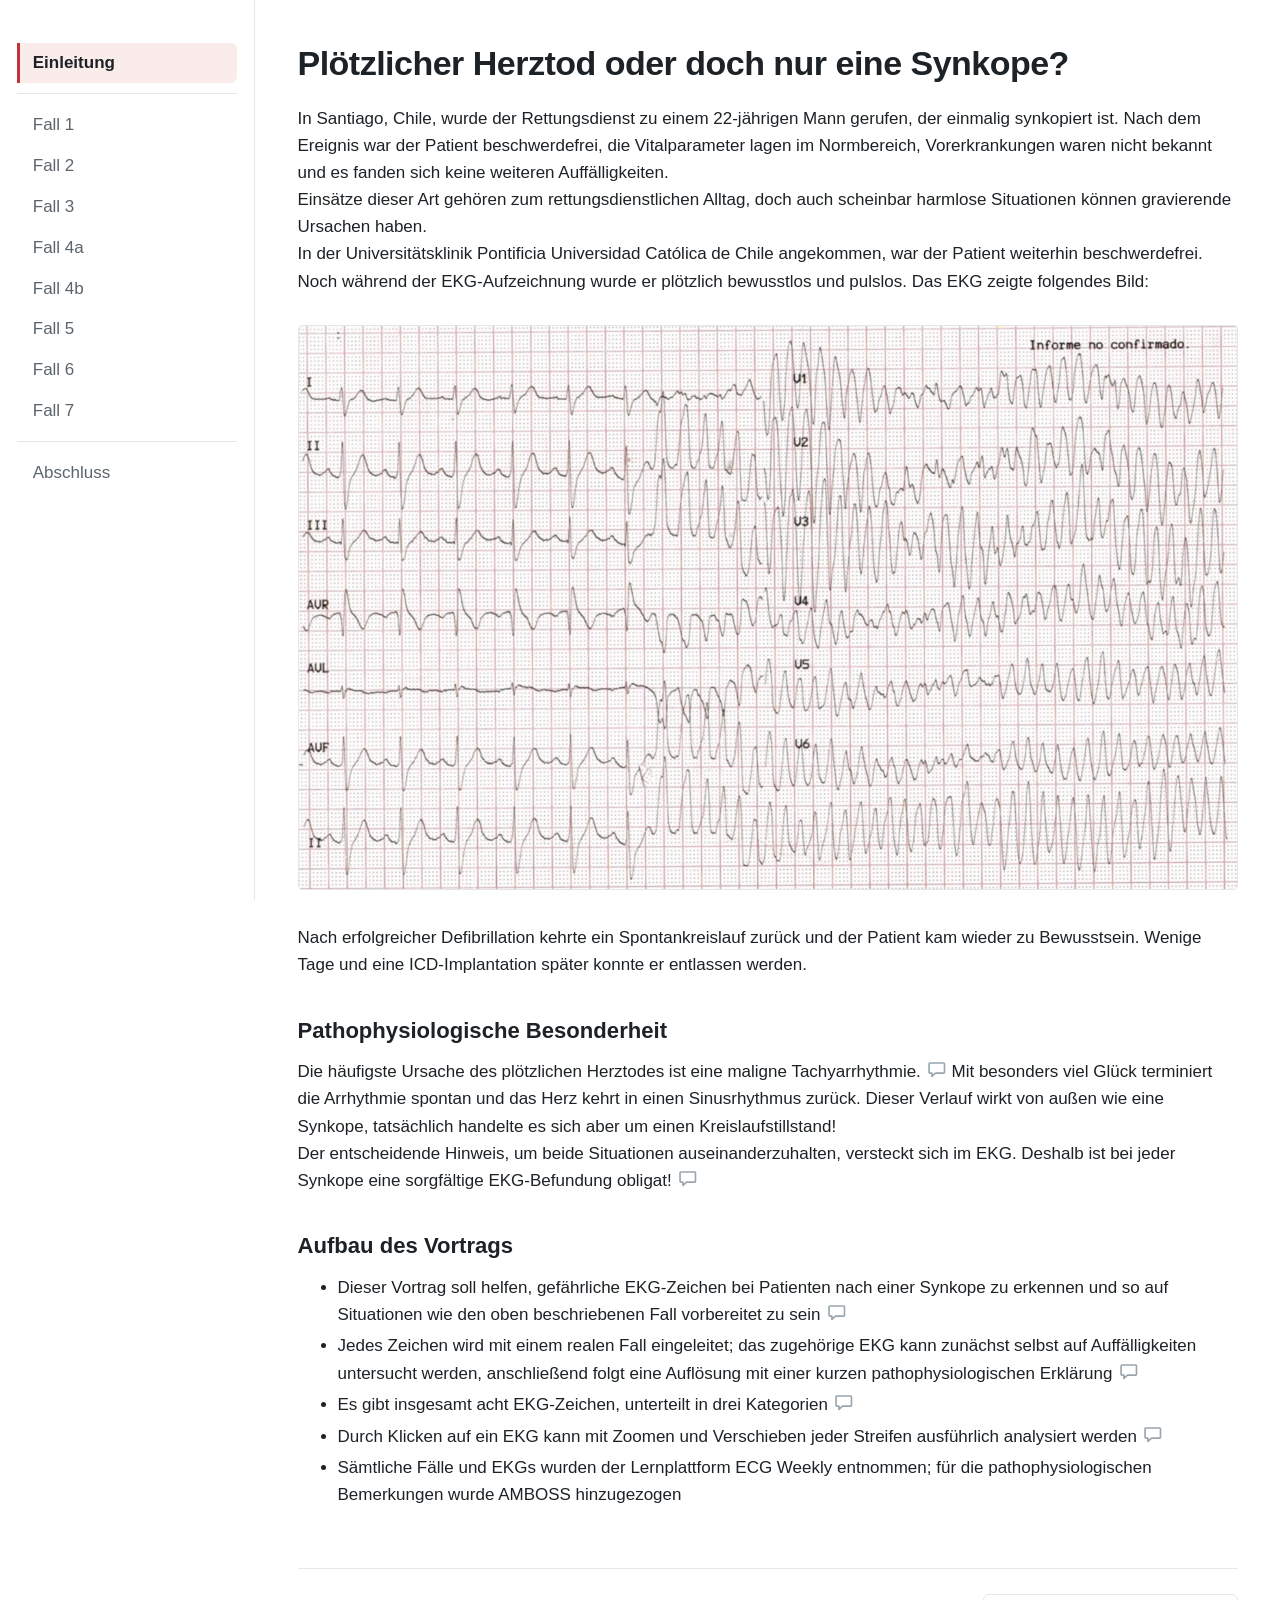
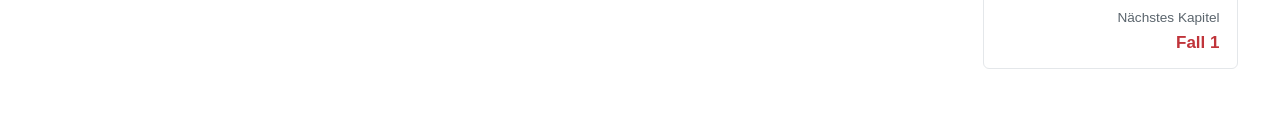
<file: index.html>
<!DOCTYPE html>
<html lang="de">
<head>
  <meta charset="utf-8">
  <meta name="viewport" content="width=device-width, initial-scale=1">
  <title>Einleitung – EKG-Vortrag</title>
  <link rel="stylesheet" href="css/style.css">
  <script src="js/navigation.js" defer></script>
  <script src="js/vollbild.js" defer></script>
  <script src="js/erklaerungen.js" defer></script>
</head>
<body>
  <header class="kopf">
    <button class="menu-knopf" id="menu-knopf" type="button" aria-label="Menü öffnen" aria-expanded="false" aria-controls="seitenleiste">
      <svg width="20" height="20" viewBox="0 0 20 20" aria-hidden="true"><path d="M3 5h14M3 10h14M3 15h14" stroke="currentColor" stroke-width="1.8" stroke-linecap="round"/></svg>
    </button>
    <a class="seitentitel" href="index.html">Plötzlicher Herztod oder doch nur eine Synkope?</a>
  </header>

  <div class="rahmen">
    <nav class="seitenleiste" id="seitenleiste" aria-label="Themen"></nav>

    <main class="inhalt">
      <!-- ===== Anfang Inhalt ===== -->

      <h1>Plötzlicher Herztod oder doch nur eine Synkope?</h1>

      <p>In Santiago, Chile, wurde der Rettungsdienst zu einem 22-jährigen Mann gerufen, der einmalig synkopiert ist. Nach dem Ereignis war der Patient beschwerdefrei, die Vitalparameter lagen im 
         Normbereich, Vorerkrankungen waren nicht bekannt und es fanden sich keine weiteren Auffälligkeiten.<br> 
         Einsätze dieser Art gehören zum rettungsdienstlichen Alltag, doch auch scheinbar harmlose Situationen können gravierende Ursachen haben.<br>
         In der Universitätsklinik Pontificia Universidad Católica de Chile angekommen, war der Patient weiterhin beschwerdefrei. Noch während der EKG-Aufzeichnung wurde er plötzlich bewusstlos und 
         pulslos. Das EKG zeigte folgendes Bild:</p>

      <figure>
        <img class="ekg" src="bilder/fall0.webp" loading="lazy">
      </figure>

      <p>Nach erfolgreicher Defibrillation kehrte ein Spontankreislauf zurück und der Patient kam wieder zu Bewusstsein. Wenige Tage und eine ICD-Implantation später konnte er entlassen werden.</p>

      <h2>Pathophysiologische Besonderheit</h2>

      <p>Die häufigste Ursache des plötzlichen Herztodes ist eine maligne Tachyarrhythmie. <span class="notiz"><span class="info">Kammerflimmern/-flattern oder eine Ventrikuläre Tachykardie</span></span>
         Mit besonders viel Glück terminiert die Arrhythmie spontan und das Herz kehrt in einen Sinusrhythmus zurück. Dieser Verlauf wirkt von außen wie eine Synkope, tatsächlich handelte es sich aber
         um einen Kreislaufstillstand!<br>
         Der entscheidende Hinweis, um beide Situationen auseinanderzuhalten, versteckt sich im EKG. Deshalb ist bei jeder Synkope eine sorgfältige EKG-Befundung obligat! 
         <span class="notiz"><span class="info">Eine vollständige Interpretation ist nur mit dem 12-Kanal-EKG möglich!</span></span></p>

      <h2>Aufbau des Vortrags</h2>

      <ul>
        <li>Dieser Vortrag soll helfen, gefährliche EKG-Zeichen bei Patienten nach einer Synkope zu erkennen und so auf Situationen wie den oben beschriebenen Fall vorbereitet zu sein
            <span class="notiz"><span class="info">Ein präklinisches 12-Kanal-EKG hätte bereits Aufschluss über die Ursache der Synkope liefern können. Das Team wäre dann auf die plötzliche polymorphe
            VT vorbereitet gewesen.</span></span></li>
        <li>Jedes Zeichen wird mit einem realen Fall eingeleitet; das zugehörige EKG kann zunächst selbst auf Auffälligkeiten untersucht werden, anschließend folgt eine Auflösung mit einer kurzen
            pathophysiologischen Erklärung
            <span class="notiz"><span class="info">Betonung liegt auf kurz: Jede einzelne Ursache hätte genug Material für einen eigenen umfangreichen Vortrag</span></span></li>
        <li>Es gibt insgesamt acht EKG-Zeichen, unterteilt in drei Kategorien
            <span class="notiz"><span class="info">Über die Schnellübersicht in der Seitenleiste links gelangt man direkt zum gewünschten Fall</span></span></li>
        <li>Durch Klicken auf ein EKG kann mit Zoomen und Verschieben jeder Streifen ausführlich analysiert werden
            <span class="notiz"><span class="info">CAVE: Diese klinischen EKGs haben eine Vorschubgeschwindigkeit von 25mm/s</span></span></li>
        <li>Sämtliche Fälle und EKGs wurden der Lernplattform ECG Weekly entnommen; für die pathophysiologischen Bemerkungen wurde AMBOSS hinzugezogen</li>
      </ul>

      <!-- ===== Ende Inhalt ===== -->

      <nav class="blaettern" id="blaettern" aria-label="Vor und zurück"></nav>
    </main>
  </div>
</body>
</html>
</file>
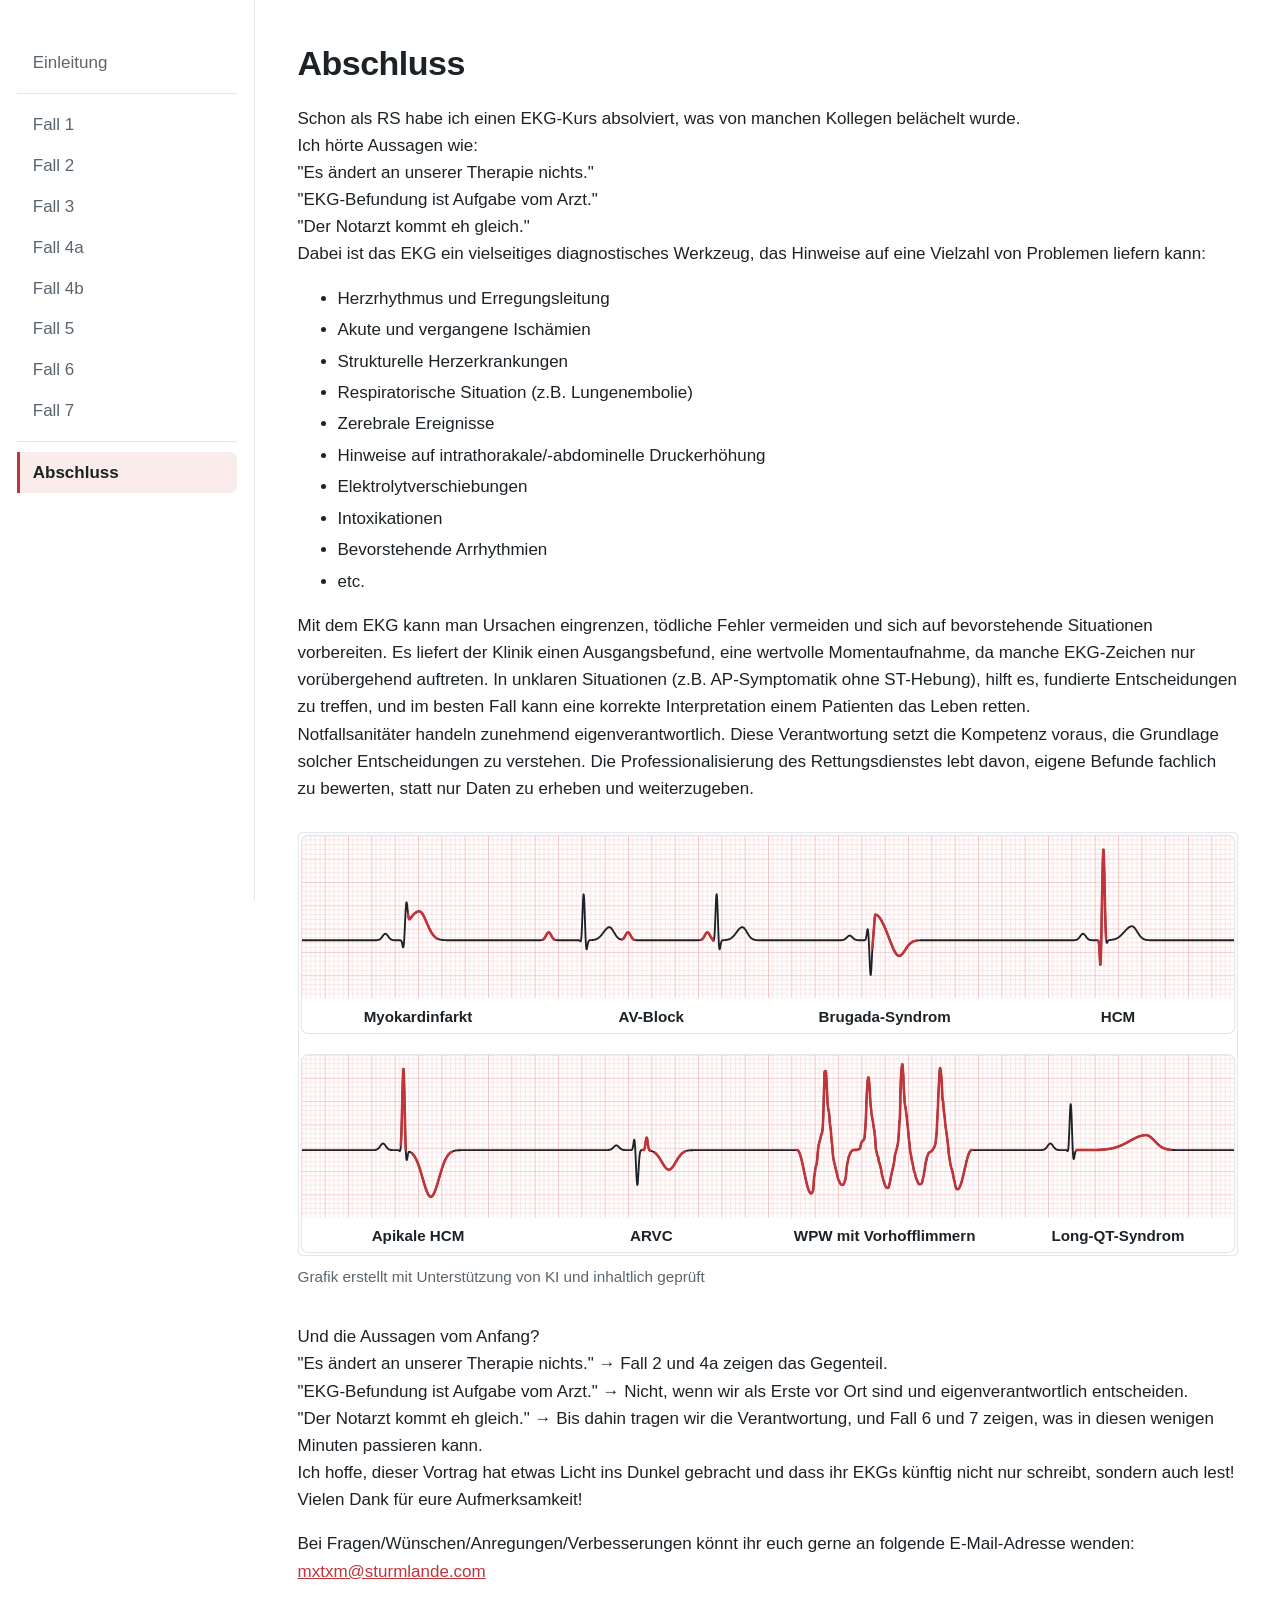
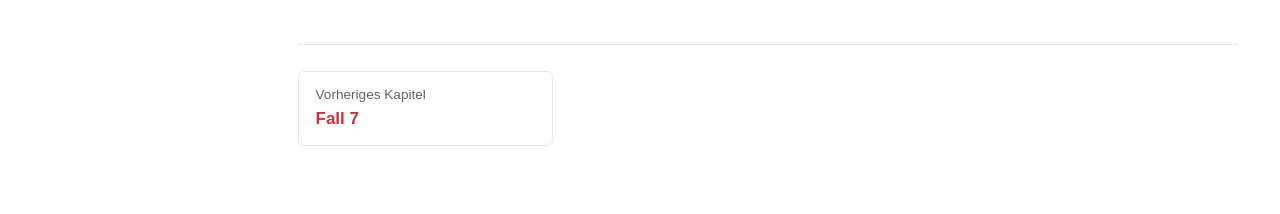
<file: abschluss.html>
<!DOCTYPE html>
<html lang="de">
<head>
  <meta charset="utf-8">
  <meta name="viewport" content="width=device-width, initial-scale=1">
  <title>Abschluss – EKG-Vortrag</title>
  <link rel="stylesheet" href="css/style.css">
  <script src="js/navigation.js" defer></script>
  <script src="js/vollbild.js" defer></script>
  <script src="js/erklaerungen.js" defer></script>
</head>
<body>
  <header class="kopf">
    <button class="menu-knopf" id="menu-knopf" type="button" aria-label="Menü öffnen" aria-expanded="false" aria-controls="seitenleiste">
      <svg width="20" height="20" viewBox="0 0 20 20" aria-hidden="true"><path d="M3 5h14M3 10h14M3 15h14" stroke="currentColor" stroke-width="1.8" stroke-linecap="round"/></svg>
    </button>
    <a class="seitentitel" href="index.html">EKG-Vortrag</a>
  </header>

  <div class="rahmen">
    <nav class="seitenleiste" id="seitenleiste" aria-label="Themen"></nav>

    <main class="inhalt">
      <!-- ===== Anfang Inhalt ===== -->

      <h1>Abschluss</h1>

      <p>Schon als RS habe ich einen EKG-Kurs absolviert, was von manchen Kollegen belächelt wurde.<br>
         Ich hörte Aussagen wie:<br>
         "Es ändert an unserer Therapie nichts."<br>
         "EKG-Befundung ist Aufgabe vom Arzt."<br>
         "Der Notarzt kommt eh gleich."<br>
         Dabei ist das EKG ein vielseitiges diagnostisches Werkzeug, das Hinweise auf eine Vielzahl von Problemen liefern kann:</p>
         <ul>
            <li>Herzrhythmus und Erregungsleitung</li>
            <li>Akute und vergangene Ischämien</li>
            <li>Strukturelle Herzerkrankungen</li>
            <li>Respiratorische Situation (z.B. Lungenembolie)</li>
            <li>Zerebrale Ereignisse</li>
            <li>Hinweise auf intrathorakale/-abdominelle Druckerhöhung</li>
            <li>Elektrolytverschiebungen</li>
            <li>Intoxikationen</li>
            <li>Bevorstehende Arrhythmien</li>
            <li>etc.</li>
          </ul>
         <p>Mit dem EKG kann man Ursachen eingrenzen, tödliche Fehler vermeiden und sich auf bevorstehende Situationen vorbereiten. Es liefert der Klinik einen Ausgangsbefund, eine wertvolle
            Momentaufnahme, da manche EKG-Zeichen nur vorübergehend auftreten. In unklaren Situationen (z.B. AP-Symptomatik ohne ST-Hebung), hilft es, fundierte Entscheidungen zu treffen, und im besten
            Fall kann eine korrekte Interpretation einem Patienten das Leben retten.<br>
            Notfallsanitäter handeln zunehmend eigenverantwortlich. Diese Verantwortung setzt die Kompetenz voraus, die Grundlage solcher Entscheidungen zu verstehen. Die Professionalisierung des 
            Rettungsdienstes lebt davon, eigene Befunde fachlich zu bewerten, statt nur Daten zu erheben und weiterzugeben.</p>

        <figure>
          <img class="ekg" src="bilder/abschluss.svg" loading="lazy">
          <figcaption>Grafik erstellt mit Unterstützung von KI und inhaltlich geprüft</figcaption>
        </figure>

         <p>Und die Aussagen vom Anfang?<br>
         "Es ändert an unserer Therapie nichts." &rarr; Fall 2 und 4a zeigen das Gegenteil.<br>
         "EKG-Befundung ist Aufgabe vom Arzt." &rarr; Nicht, wenn wir als Erste vor Ort sind und eigenverantwortlich entscheiden.<br>
         "Der Notarzt kommt eh gleich." &rarr; Bis dahin tragen wir die Verantwortung, und Fall 6 und 7 zeigen, was in diesen wenigen Minuten passieren kann.<br>
         Ich hoffe, dieser Vortrag hat etwas Licht ins Dunkel gebracht und dass ihr EKGs künftig nicht nur schreibt, sondern auch lest!<br>
         Vielen Dank für eure Aufmerksamkeit!<br></p> 
         
        <p>Bei Fragen/Wünschen/Anregungen/Verbesserungen könnt ihr euch gerne an folgende E-Mail-Adresse wenden: <a href="mailto:mxtxm@sturmlande.com">mxtxm@sturmlande.com</a></p>

      <!-- ===== Ende Inhalt ===== -->

      <nav class="blaettern" id="blaettern" aria-label="Vor und zurück"></nav>
    </main>
  </div>
</body>
</html>
</file>
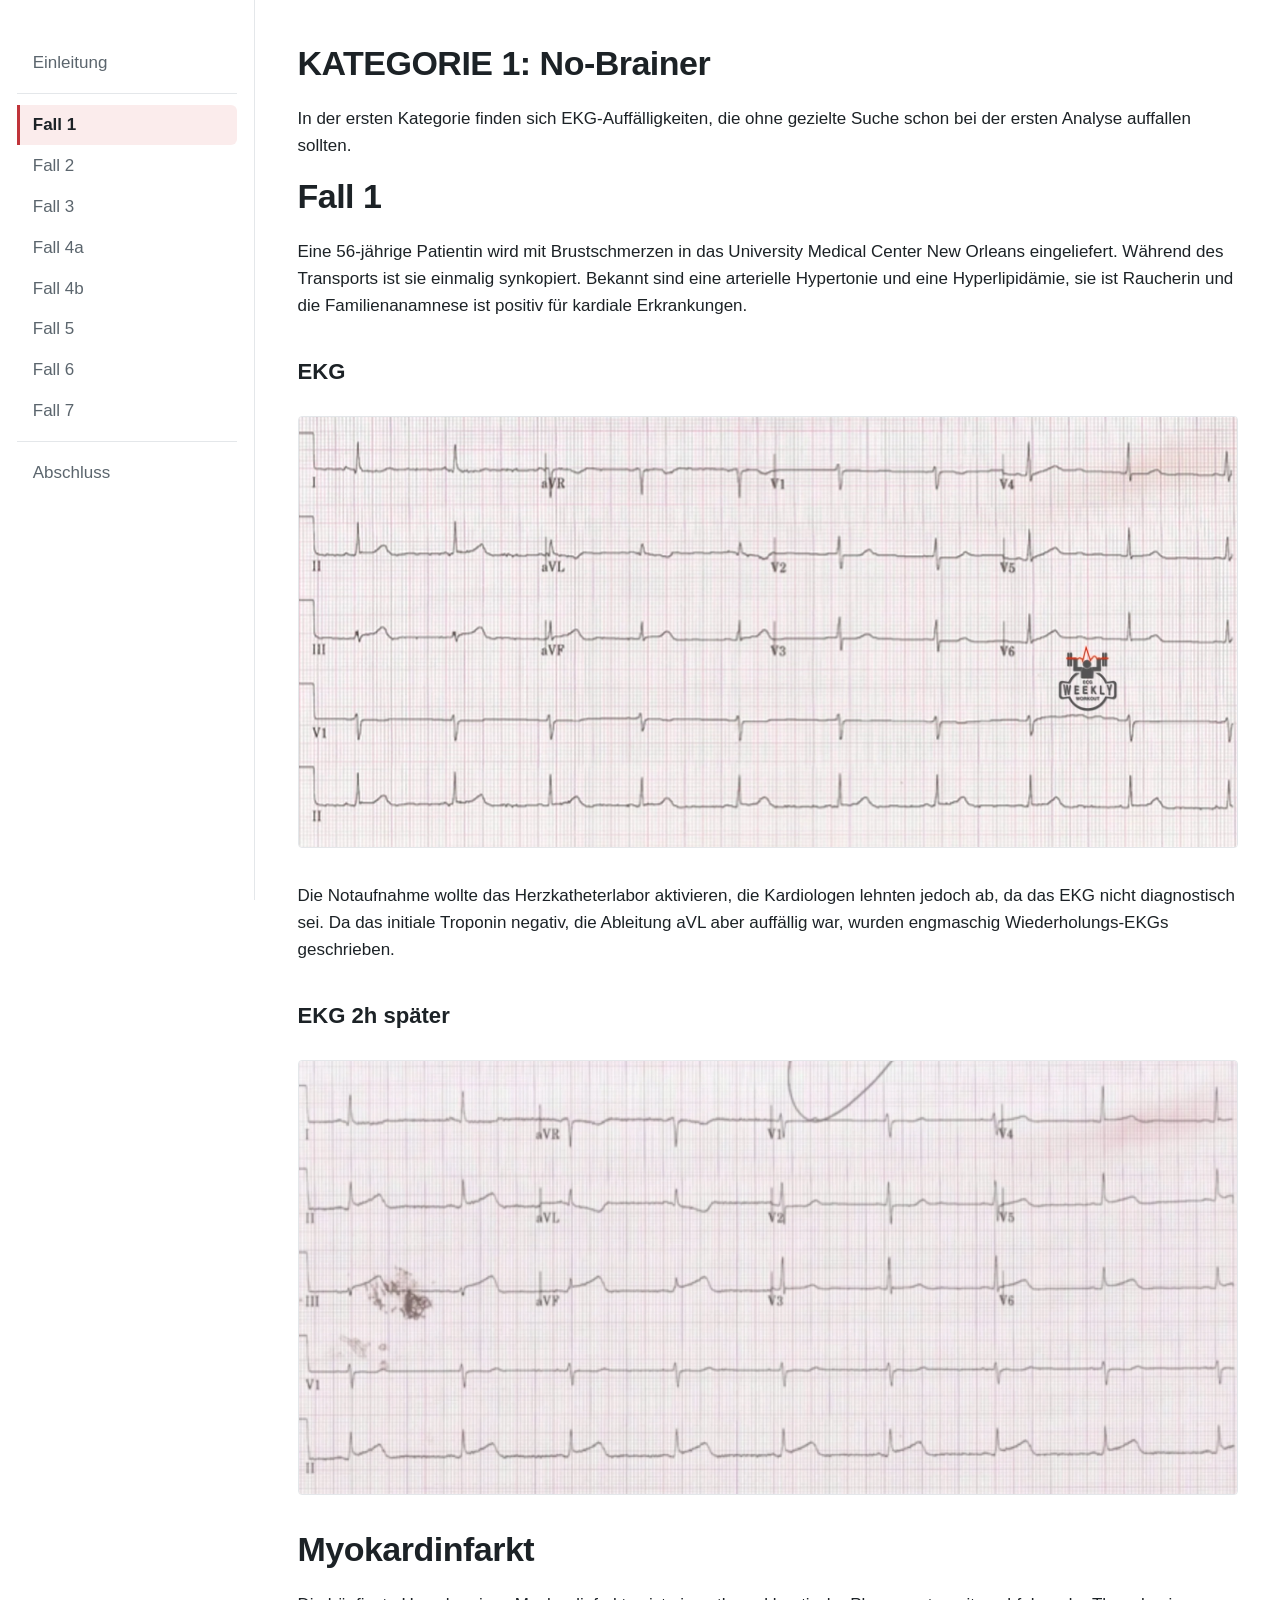
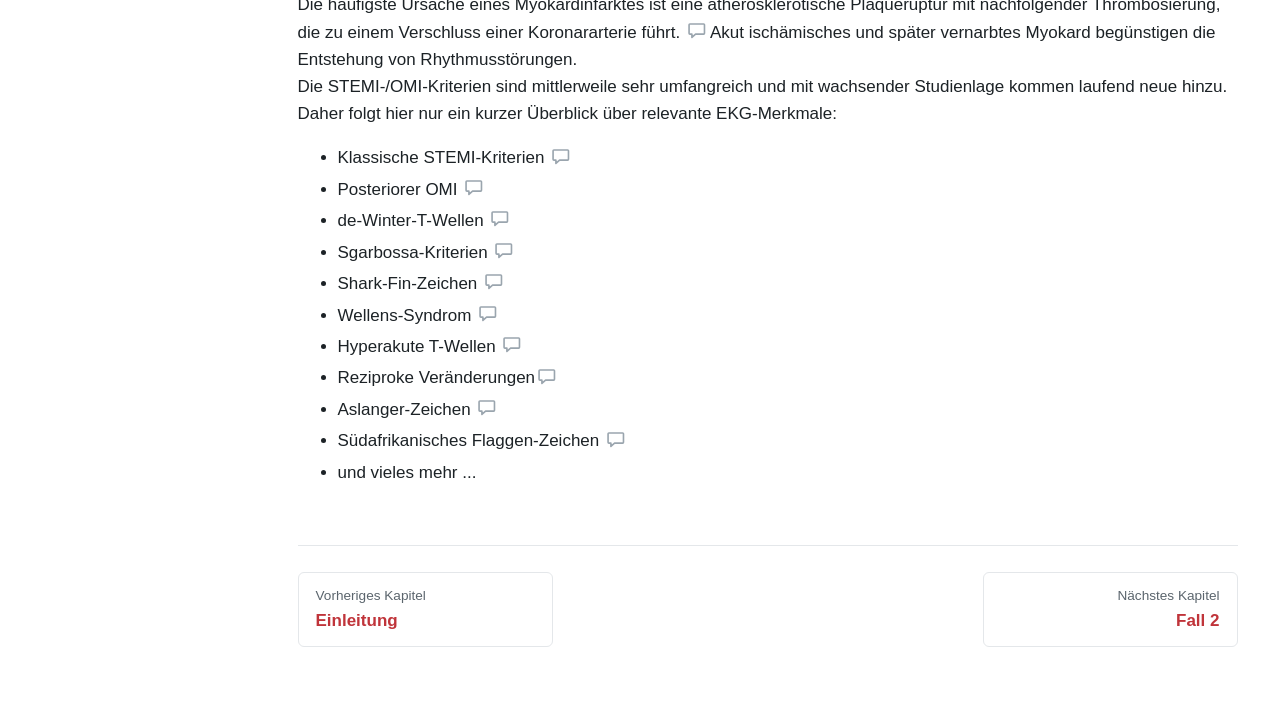
<file: fall-1.html>
<!DOCTYPE html>
<html lang="de">
<head>
  <meta charset="utf-8">
  <meta name="viewport" content="width=device-width, initial-scale=1">
  <title>Fall 1 – EKG-Vortrag</title>
  <link rel="stylesheet" href="css/style.css">
  <script src="js/navigation.js" defer></script>
  <script src="js/vollbild.js" defer></script>
  <script src="js/erklaerungen.js" defer></script>
</head>
<body>
  <header class="kopf">
    <button class="menu-knopf" id="menu-knopf" type="button" aria-label="Menü öffnen" aria-expanded="false" aria-controls="seitenleiste">
      <svg width="20" height="20" viewBox="0 0 20 20" aria-hidden="true"><path d="M3 5h14M3 10h14M3 15h14" stroke="currentColor" stroke-width="1.8" stroke-linecap="round"/></svg>
    </button>
    <a class="seitentitel" href="index.html">EKG-Vortrag</a>
  </header>

  <div class="rahmen">
    <nav class="seitenleiste" id="seitenleiste" aria-label="Themen"></nav>

    <main class="inhalt">
      <!-- ===== Anfang Inhalt ===== -->
    
      <h1>KATEGORIE 1: No-Brainer</h1>

      <p>In der ersten Kategorie finden sich EKG-Auffälligkeiten, die ohne gezielte Suche schon bei der ersten
         Analyse auffallen sollten.</p>

      <h1>Fall 1</h1>

      <p>Eine 56-jährige Patientin wird mit Brustschmerzen in das University Medical Center New Orleans eingeliefert. Während des Transports ist sie einmalig synkopiert. Bekannt sind eine arterielle 
         Hypertonie und eine Hyperlipidämie, sie ist Raucherin und die Familienanamnese ist positiv für kardiale Erkrankungen.</p>

      <h2>EKG</h2>

      <figure>
        <img class="ekg" src="bilder/fall1.webp" loading="lazy">
      </figure>

      <p>Die Notaufnahme wollte das Herzkatheterlabor aktivieren, die Kardiologen lehnten jedoch ab, da das EKG nicht diagnostisch sei. Da das initiale Troponin negativ, die Ableitung aVL aber auffällig
         war, wurden engmaschig Wiederholungs-EKGs geschrieben.</p>

      <h2>EKG 2h später</h2>

      <figure>
        <img class="ekg" src="bilder/fall11.webp" loading="lazy">
      </figure>

      <h1>Myokardinfarkt</h1>

      <p>Die häufigste Ursache eines Myokardinfarktes ist eine atherosklerotische Plaqueruptur mit nachfolgender Thrombosierung, die zu einem Verschluss einer Koronararterie führt.
         <span class="notiz"><span class="info">Die Plaqueruptur ist die häufigste Ursache, allerdings gibt es noch weitere: koronare Thromboembolie, Koronarspasmen, Plaqueerosion, SCAD, 
         Takotsubo-Kardiomyopathie etc.; betrifft vor allem junge Patienten!</span></span> Akut ischämisches und später vernarbtes Myokard begünstigen die Entstehung von Rhythmusstörungen.<br>
         Die STEMI-/OMI-Kriterien sind mittlerweile sehr umfangreich und mit wachsender Studienlage kommen laufend neue hinzu. Daher folgt hier nur ein kurzer Überblick über relevante EKG-Merkmale:</p>
        <ul> 
         <li>Klassische STEMI-Kriterien
         <span class="notiz"><span class="info">&ge;1mm Hebung (Abstand zwischen J-Punkt und TP-Segment) in zwei räumlich benachbarten 
         Ableitungen.<br>
         CAVE: 1,5mm-2,5mm in V2/V3 je nach Alter und Geschlecht!</span></span></li>
         <li>Posteriorer OMI
         <span class="notiz"><span class="info">Häufig übersehenes STEMI-Äquivalent, da die ST-Hebungen nur in den posterioren
         Ableitungen (V7-V9) sichtbar sind. Daher muss man auf reziproke Veränderungen in den anterioren Ableitungen achten:
         ST-Senkungen in V1-V4 (kann auch minimal sein), sowie  hohe R-Zacken und T-Wellen; sind die anterioren Ableitungen in der Hinsicht
         auffällig, sollten zusätzlich V7-V9 abgeleitet werden!</span></span></li>
         <li>de-Winter-T-Wellen
         <span class="notiz"><span class="info">Aufsteigende ST-Senkung in den anterioren Ableitungen, die in eine hohe symmetrische T-Welle 
         übergeht.</span></span></li>
         <li>Sgarbossa-Kriterien
         <span class="notiz"><span class="info">3 Kriterien mit denen sich ein Infarkt trotz Linksschenkelblock oder 
         Schrittmacherrhythmus feststellen lässt. Bewertet werden konkordante und übermäßig diskonkordante ST-Veränderungen.</span></span></li>
         <li>Shark-Fin-Zeichen
         <span class="notiz"><span class="info">Massiver STEMI: Ende vom QRS-Komplex, ST-Segment und T-Welle fusionieren zu einem 
         Dreieck.<br>
         CAVE: Dieses Zeichen geht mit einer sehr hohen Gefahr eines elektrischen oder hämodynamischen Kollapses einher:
         Reanimationsbereitschaft herstellen!</span></span></li>
         <li>Wellens-Syndrom
         <span class="notiz"><span class="info">Biphasische oder tiefe, negative, symmetrische T-Wellen, meistens in V2/V3. Dieses 
         Zeichen signalisiert die Reperfusion einer zuvor okkludierten Koronararterie (meist proximale LAD).<br>
         CAVE: Das Wellens-Syndrom zeigt sich typischerweise im schmerzfreien Intervall; Nicht beirren lassen: Die Arterie kann
         jederzeit erneut verschließen!</span></span></li>
         <li>Hyperakute T-Wellen
         <span class="notiz"><span class="info">Oft die erste Manifestation eines Infarkts: breite, symmetrische T-Wellen, die im
         Vergleich zum QRS-Komplex auffallend groß sind. Passt der gesamte QRS-Komplex in die T-Welle hinein, so spricht man von
         einer hyperakuten T-Welle.</span></span></li>
         <li>Reziproke Veränderungen<span class="notiz"><span class="info">Wie im oben beschriebenen Fall ist eine Veränderung in
         aVL oft das erste Warnsignal für einen bevorstehenden inferioren STEMI (II, III, aVF)</span></span></li>
         <li>Aslanger-Zeichen
         <span class="notiz"><span class="info">Isolierte ST-Hebung in III, ST-Segment in V1 höher als in V2 sowie ST-Senkung mit terminal
         positiver T-Welle in V4-V6. Dieses Zeichen spricht für einen akuten inferioren Infarkt.<br>
         CAVE: Dieses Muster ist noch nicht leitlinienetabliert, weshalb eine PCI-Anmeldung abgelehnt werden kann.
         </span></span></li>
         <li>Südafrikanisches Flaggen-Zeichen
         <span class="notiz"><span class="info">Dabei handelt es sich um eine Merkhilfe: I und aVL sind benachbarte Ableitungen, demnach 
         sind ST-Hebungen in diesen beiden Ableitungen ein hochlateraler STEMI! Durch eine zusätzliche reziproke Senkung in 
         aVF und einer ST-Hebung in V2, ähnelt diese Konstellation der südafrikanischen Flagge (je nach Anordnung der Ableitungen
         auf dem EKG-Papier).</span></span></li>
         <li>und vieles mehr ...</li>
        </ul>

      <!-- ===== Ende Inhalt ===== -->

      <nav class="blaettern" id="blaettern" aria-label="Vor und zurück"></nav>
    </main>
  </div>
</body>
</html>
</file>
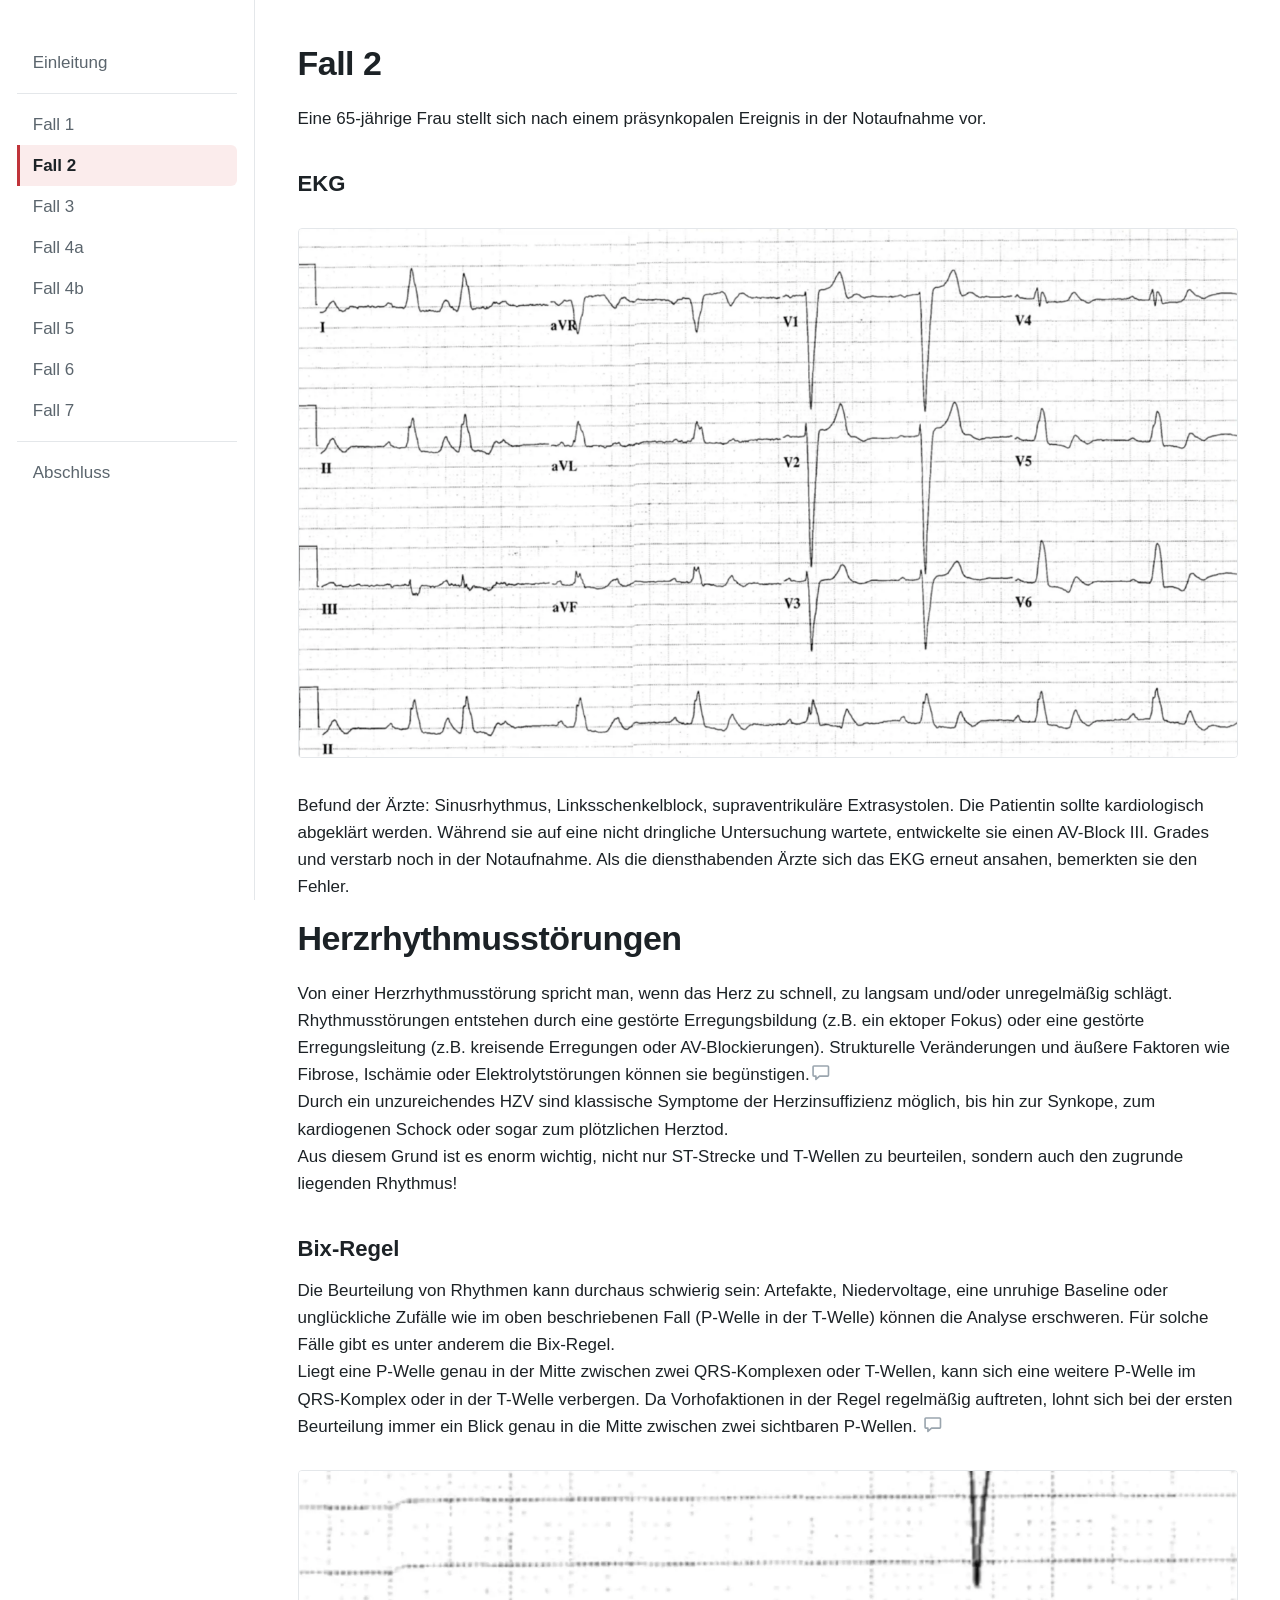
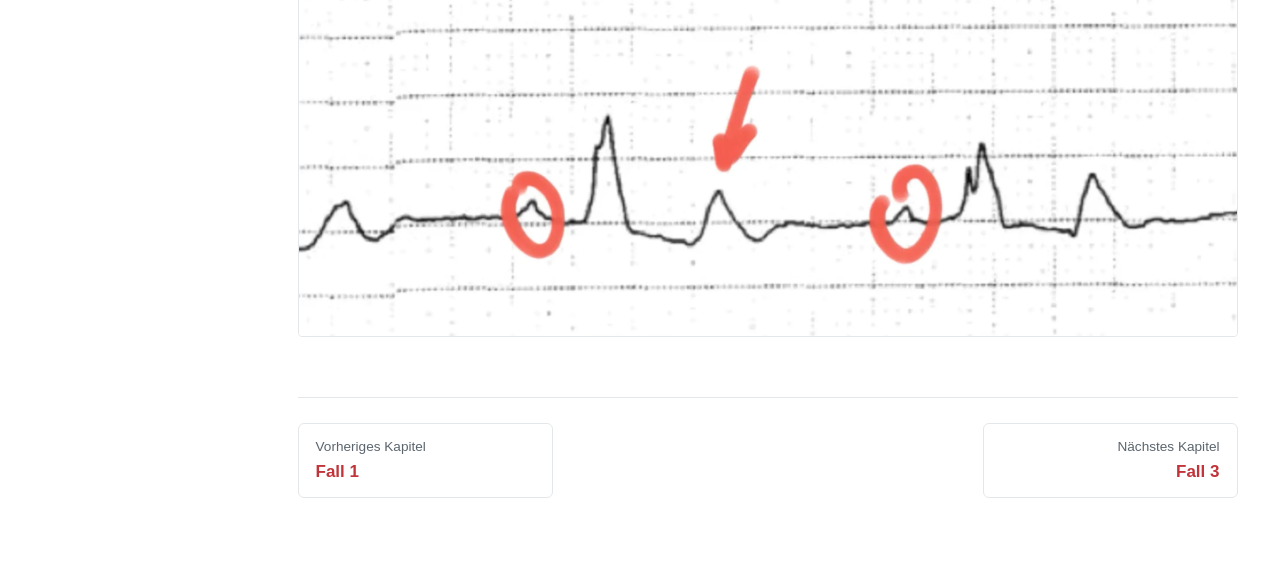
<file: fall-2.html>
<!DOCTYPE html>
<html lang="de">
<head>
  <meta charset="utf-8">
  <meta name="viewport" content="width=device-width, initial-scale=1">
  <title>Fall 2 – EKG-Vortrag</title>
  <link rel="stylesheet" href="css/style.css">
  <script src="js/navigation.js" defer></script>
  <script src="js/vollbild.js" defer></script>
  <script src="js/erklaerungen.js" defer></script>
</head>
<body>
  <header class="kopf">
    <button class="menu-knopf" id="menu-knopf" type="button" aria-label="Menü öffnen" aria-expanded="false" aria-controls="seitenleiste">
      <svg width="20" height="20" viewBox="0 0 20 20" aria-hidden="true"><path d="M3 5h14M3 10h14M3 15h14" stroke="currentColor" stroke-width="1.8" stroke-linecap="round"/></svg>
    </button>
    <a class="seitentitel" href="index.html">EKG-Vortrag</a>
  </header>

  <div class="rahmen">
    <nav class="seitenleiste" id="seitenleiste" aria-label="Themen"></nav>

    <main class="inhalt">

      <!-- ===== Anfang Inhalt ===== -->

      <h1>Fall 2</h1>

      <p>Eine 65-jährige Frau stellt sich nach einem präsynkopalen Ereignis in der Notaufnahme vor.</p>

      <h2>EKG</h2>

      <figure>
        <img class="ekg" src="bilder/fall2.webp" loading="lazy">
      </figure>

      <p>Befund der Ärzte: Sinusrhythmus, Linksschenkelblock, supraventrikuläre Extrasystolen. Die Patientin sollte kardiologisch abgeklärt werden. Während sie auf eine nicht dringliche Untersuchung 
         wartete, entwickelte sie einen AV-Block III. Grades und verstarb noch in der Notaufnahme. Als die diensthabenden Ärzte sich das EKG erneut ansahen, bemerkten sie den Fehler.</p>

      <h1>Herzrhythmusstörungen</h1>

      <p>Von einer Herzrhythmusstörung spricht man, wenn das Herz zu schnell, zu langsam und/oder unregelmäßig schlägt. Rhythmusstörungen entstehen durch eine gestörte Erregungsbildung (z.B. ein ektoper
         Fokus) oder eine gestörte Erregungsleitung (z.B. kreisende Erregungen oder AV-Blockierungen). Strukturelle Veränderungen und äußere Faktoren wie Fibrose, Ischämie oder Elektrolytstörungen können
         sie begünstigen.<span class="notiz"><span class="info">Im oben beschriebenen Fall verstecken sich in den T-Wellen weitere P-Wellen: Es handelt sich demnach um einen AV-Block mit 2:1-Überleitung!</span></span><br>
         Durch ein unzureichendes HZV sind klassische Symptome der Herzinsuffizienz möglich, bis hin zur Synkope, zum kardiogenen Schock oder sogar zum  plötzlichen Herztod.<br>
         Aus diesem Grund ist es enorm wichtig, nicht nur ST-Strecke und T-Wellen zu beurteilen, sondern auch den zugrunde liegenden Rhythmus!</p>

      <h2>Bix-Regel</h2>

      <p>Die Beurteilung von Rhythmen kann durchaus schwierig sein: Artefakte, Niedervoltage, eine unruhige Baseline oder unglückliche Zufälle wie im oben beschriebenen Fall (P-Welle in der T-Welle)
         können die Analyse erschweren. Für solche Fälle gibt es unter anderem die Bix-Regel.<br>
         Liegt eine P-Welle genau in der Mitte zwischen zwei QRS-Komplexen oder T-Wellen, kann sich eine weitere P-Welle im QRS-Komplex oder in der T-Welle verbergen. Da Vorhofaktionen in der Regel
         regelmäßig auftreten, lohnt sich bei der ersten Beurteilung immer ein Blick genau in die Mitte zwischen zwei sichtbaren P-Wellen. <span class="notiz"><span class="info">Im obigen Fall liegt genau
         in der Mitte die T-Welle; da T-Wellen physiologischerweise rund sind, ist eine spitz zulaufende T-Welle ein Indiz für z.B. eine versteckte P-Welle.</span></span></p>

      <figure>
        <img class="ekg" src="bilder/fall21.webp" loading="lazy">
      </figure>

      <!-- ===== Ende Inhalt ===== -->

      <nav class="blaettern" id="blaettern" aria-label="Vor und zurück"></nav>
    </main>
  </div>
</body>
</html>
</file>
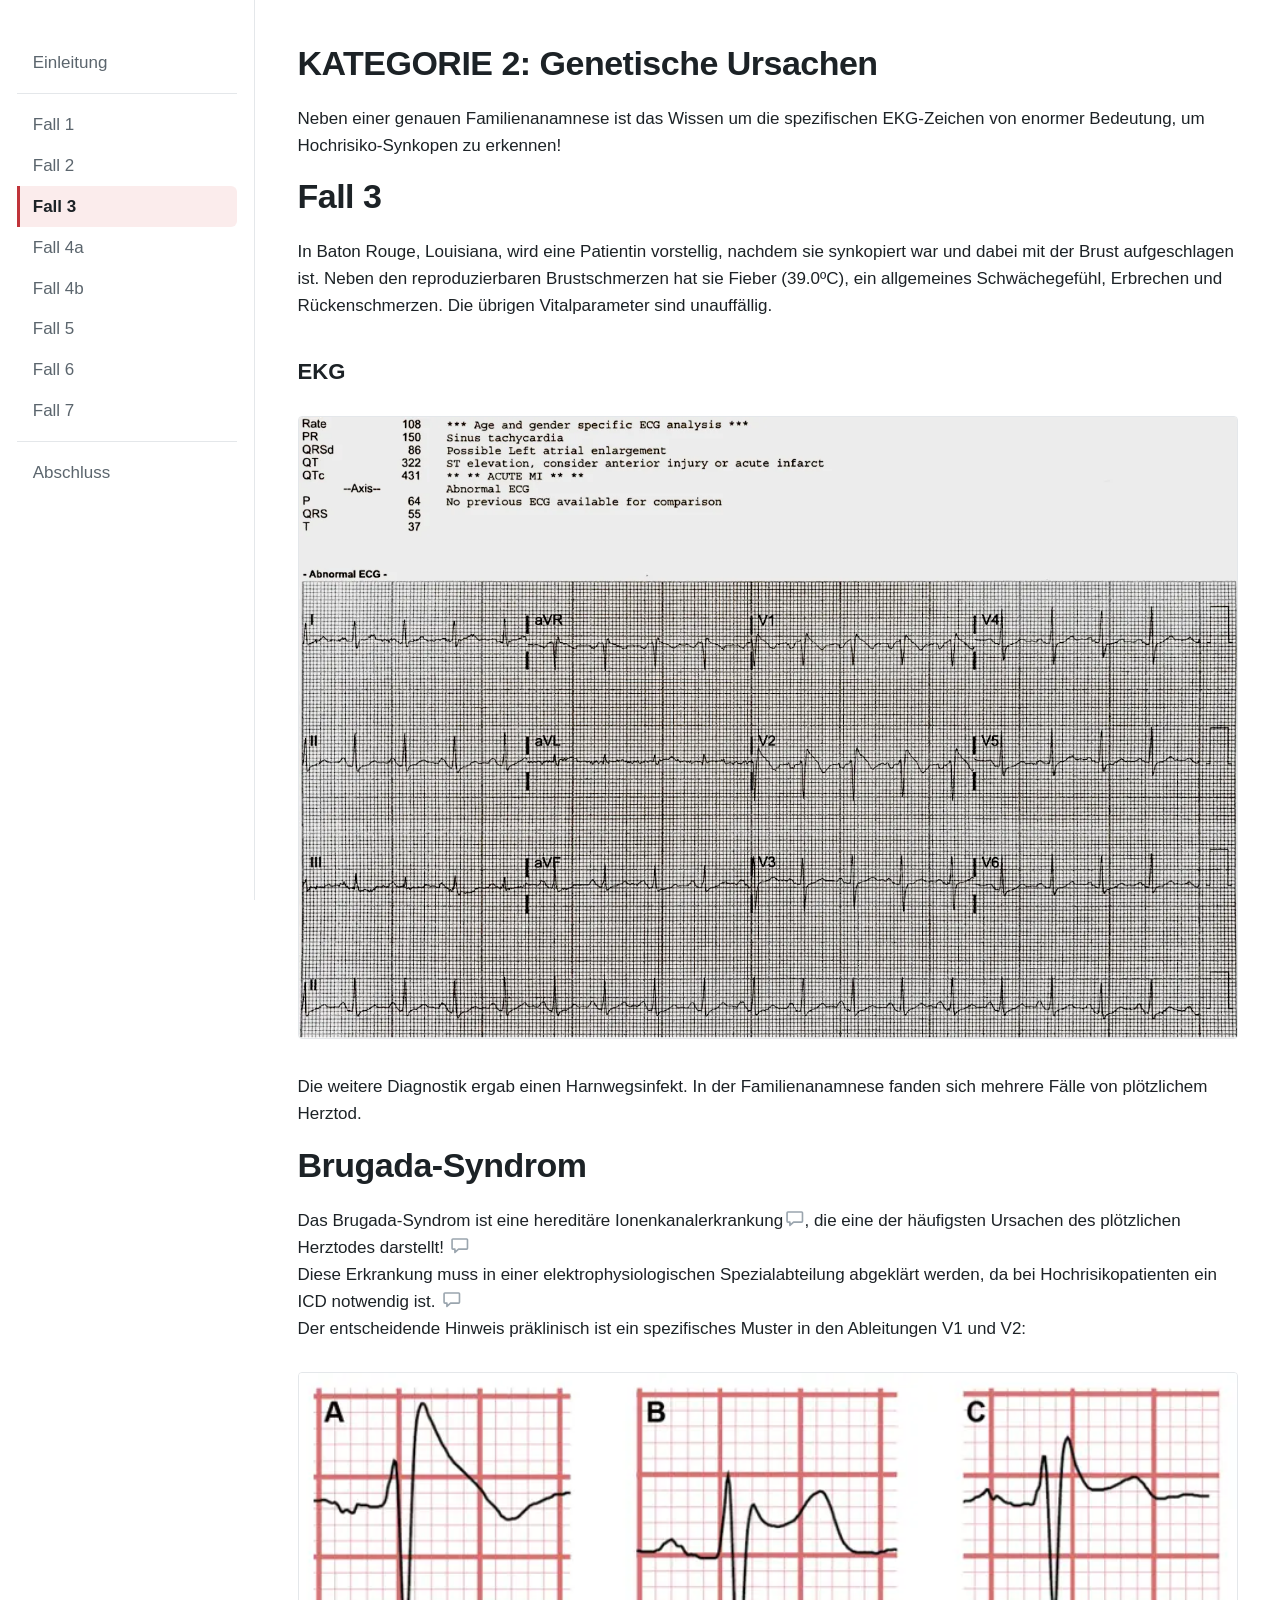
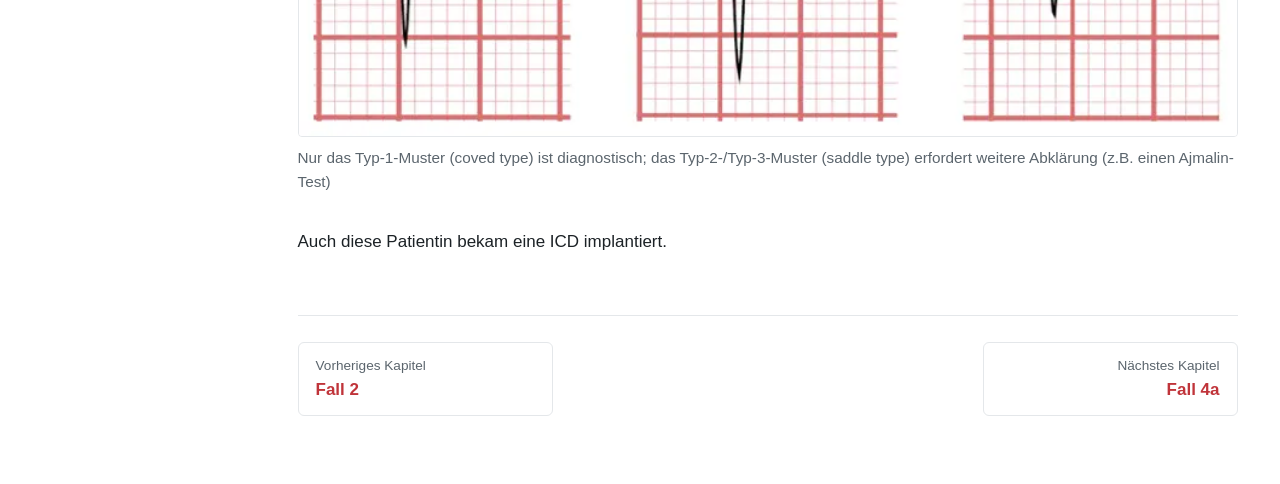
<file: fall-3.html>
<!DOCTYPE html>
<html lang="de">
<head>
  <meta charset="utf-8">
  <meta name="viewport" content="width=device-width, initial-scale=1">
  <title>Fall 3 – EKG-Vortrag</title>
  <link rel="stylesheet" href="css/style.css">
  <script src="js/navigation.js" defer></script>
  <script src="js/vollbild.js" defer></script>
  <script src="js/erklaerungen.js" defer></script>
</head>
<body>
  <header class="kopf">
    <button class="menu-knopf" id="menu-knopf" type="button" aria-label="Menü öffnen" aria-expanded="false" aria-controls="seitenleiste">
      <svg width="20" height="20" viewBox="0 0 20 20" aria-hidden="true"><path d="M3 5h14M3 10h14M3 15h14" stroke="currentColor" stroke-width="1.8" stroke-linecap="round"/></svg>
    </button>
    <a class="seitentitel" href="index.html">EKG-Vortrag</a>
  </header>

  <div class="rahmen">
    <nav class="seitenleiste" id="seitenleiste" aria-label="Themen"></nav>

    <main class="inhalt">
      <!-- ===== Anfang Inhalt ===== -->

      <h1>KATEGORIE 2: Genetische Ursachen</h1>

      <p>Neben einer genauen Familienanamnese ist das Wissen um die spezifischen EKG-Zeichen von enormer Bedeutung, um Hochrisiko-Synkopen zu erkennen!</p>

      <h1>Fall 3</h1>

      <p>In Baton Rouge, Louisiana, wird eine Patientin vorstellig, nachdem sie synkopiert war und dabei mit der Brust aufgeschlagen ist. Neben den reproduzierbaren Brustschmerzen hat sie Fieber (39.0ºC),
         ein allgemeines Schwächegefühl, Erbrechen und Rückenschmerzen. Die übrigen Vitalparameter sind unauffällig.</p>

      <h2>EKG</h2>

      <figure>
        <img class="ekg" src="bilder/fall3.webp" loading="lazy">
      </figure>

      <p>Die weitere Diagnostik ergab einen Harnwegsinfekt. In der Familienanamnese fanden sich mehrere Fälle von plötzlichem Herztod.</p>

      <h1>Brugada-Syndrom</h1>

      <p>Das Brugada-Syndrom ist eine hereditäre Ionenkanalerkrankung<span class="notiz"><span class="info">Betroffen sind die Natriumkanäle (SCN5A). Deshalb können natriumkanalblockierende Medikamente,
         vor allem Klasse-I-Antiarrhythmika, eine maligne Tachyarrhythmie auslösen!</span></span>, die eine der häufigsten Ursachen des plötzlichen Herztodes darstellt!
         <span class="notiz"><span class="info">Brugada ist für bis zu 20% der plötzlichen Herztode bei strukturell gesundem Herzen verantwortlich!</span></span><br>
         Diese Erkrankung muss in einer elektrophysiologischen Spezialabteilung abgeklärt werden, da bei Hochrisikopatienten ein ICD notwendig ist.
         <span class="notiz"><span class="info">Die polymorphe VT im Einleitungsfall war eine Manifestation des Brugada-Syndroms</span></span><br> 
         Der entscheidende Hinweis präklinisch ist ein spezifisches Muster in den Ableitungen V1 und V2:</p>

      <figure>
        <img class="ekg" src="bilder/fall31.webp" loading="lazy">
        <figcaption>Nur das Typ-1-Muster (coved type) ist diagnostisch; das Typ-2-/Typ-3-Muster (saddle type) erfordert weitere Abklärung (z.B. einen Ajmalin-Test)</figcaption>
      </figure>

      <p>Auch diese Patientin bekam eine ICD implantiert.</p>

      <!-- ===== Ende Inhalt ===== -->

      <nav class="blaettern" id="blaettern" aria-label="Vor und zurück"></nav>
    </main>
  </div>
</body>
</html>
</file>
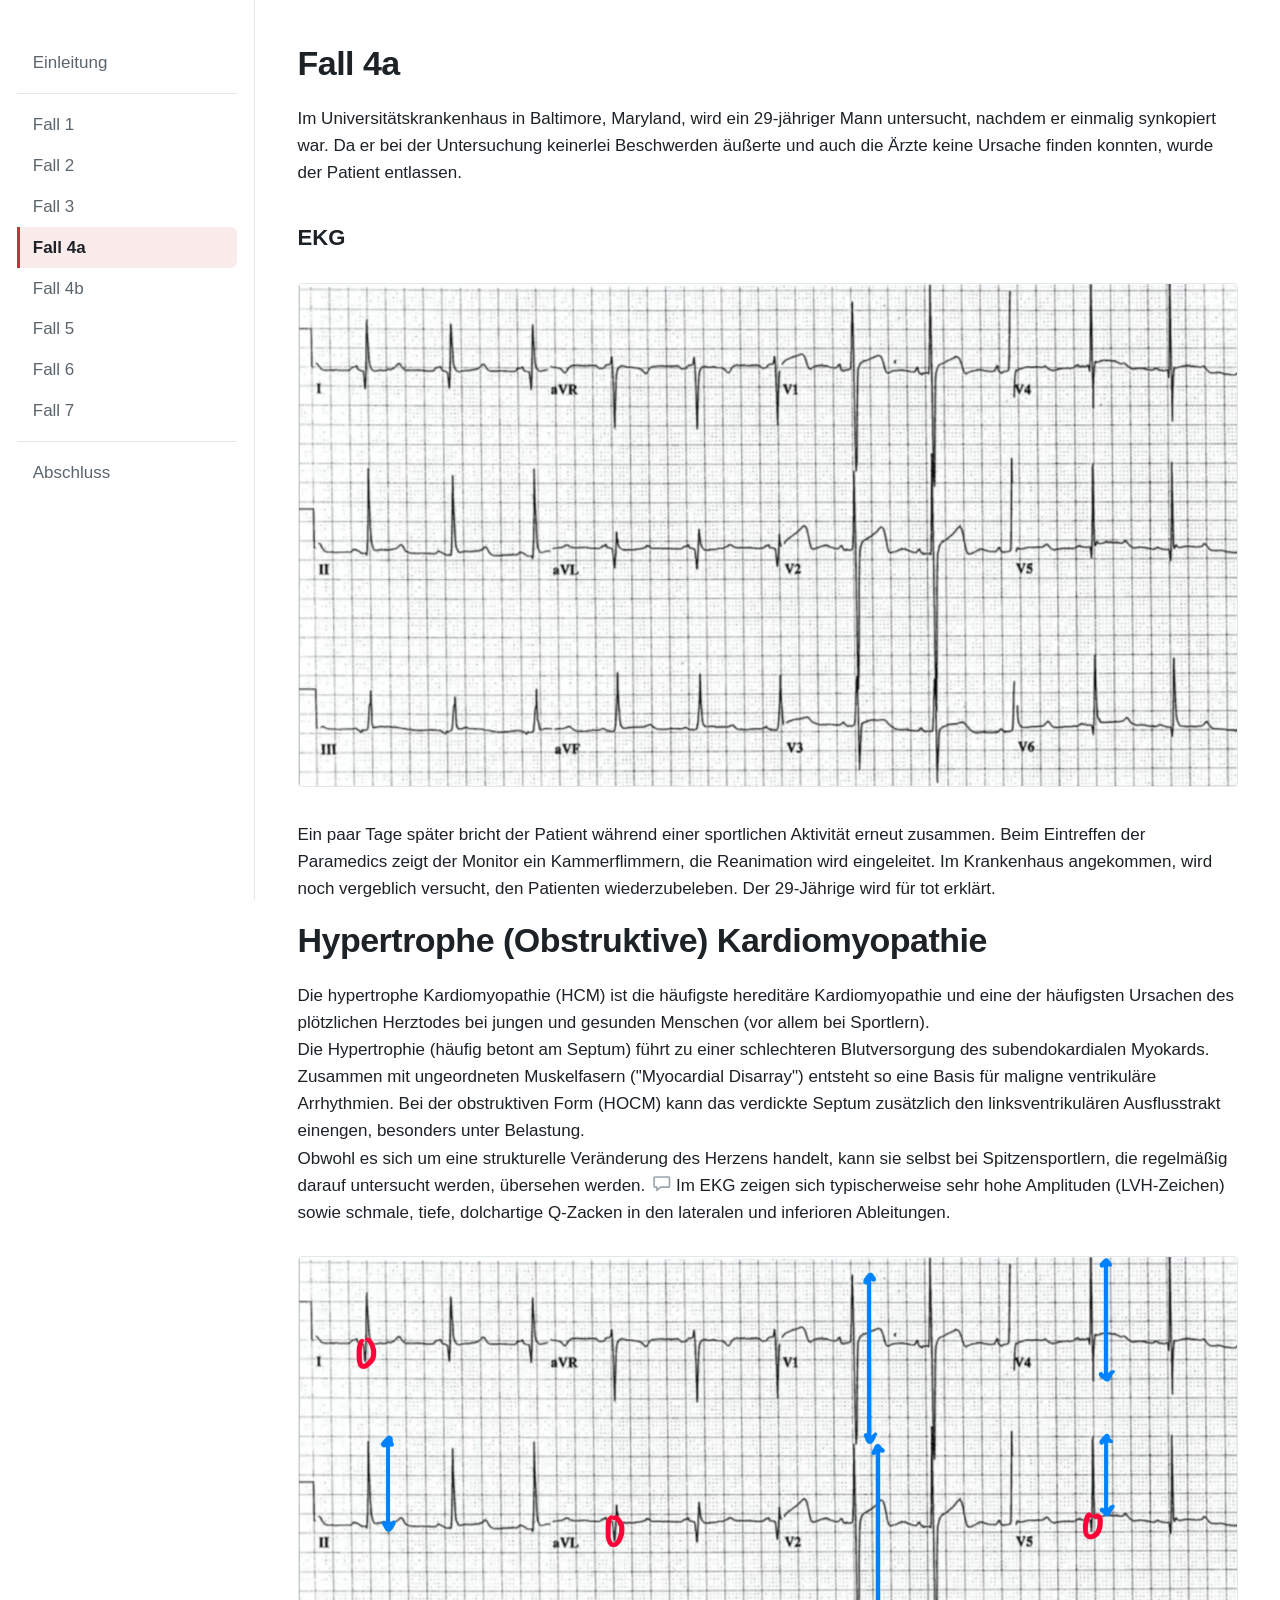
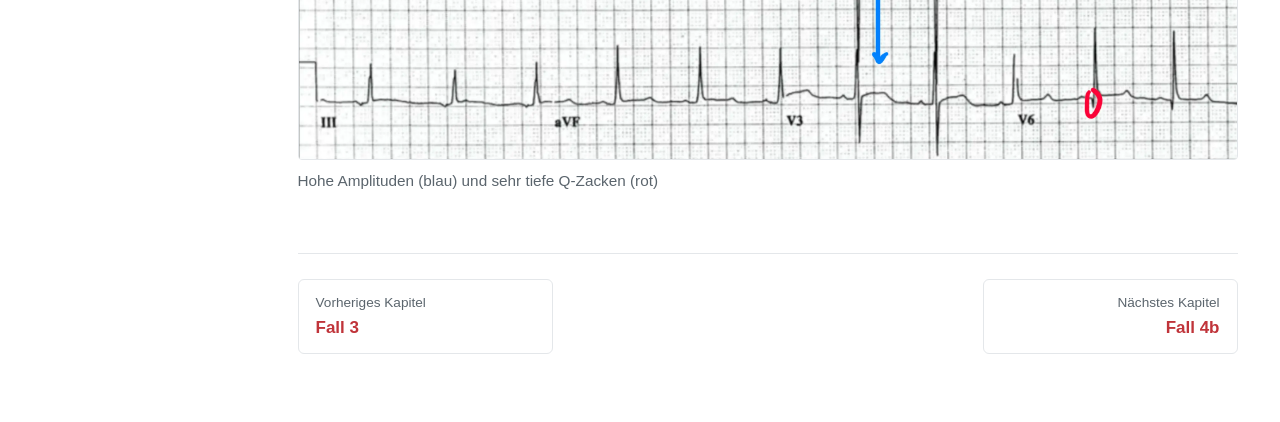
<file: fall-4a.html>
<!DOCTYPE html>
<html lang="de">
<head>
  <meta charset="utf-8">
  <meta name="viewport" content="width=device-width, initial-scale=1">
  <title>Fall 4a – EKG-Vortrag</title>
  <link rel="stylesheet" href="css/style.css">
  <script src="js/navigation.js" defer></script>
  <script src="js/vollbild.js" defer></script>
  <script src="js/erklaerungen.js" defer></script>
</head>
<body>
  <header class="kopf">
    <button class="menu-knopf" id="menu-knopf" type="button" aria-label="Menü öffnen" aria-expanded="false" aria-controls="seitenleiste">
      <svg width="20" height="20" viewBox="0 0 20 20" aria-hidden="true"><path d="M3 5h14M3 10h14M3 15h14" stroke="currentColor" stroke-width="1.8" stroke-linecap="round"/></svg>
    </button>
    <a class="seitentitel" href="index.html">EKG-Vortrag</a>
  </header>

  <div class="rahmen">
    <nav class="seitenleiste" id="seitenleiste" aria-label="Themen"></nav>

    <main class="inhalt">

      <!-- ===== Anfang Inhalt ===== -->

      <h1>Fall 4a</h1>

      <p>Im Universitätskrankenhaus in Baltimore, Maryland, wird ein 29-jähriger Mann untersucht, nachdem er einmalig synkopiert war. Da er bei der Untersuchung keinerlei Beschwerden äußerte und auch die
         Ärzte keine Ursache finden konnten, wurde der Patient entlassen.</p>

      <h2>EKG</h2>

      <figure>
        <img class="ekg" src="bilder/fall4a.webp" loading="lazy">
      </figure>

      <p>Ein paar Tage später bricht der Patient während einer sportlichen Aktivität erneut zusammen. Beim Eintreffen der Paramedics zeigt der Monitor ein Kammerflimmern, die Reanimation wird eingeleitet.
         Im Krankenhaus angekommen, wird noch vergeblich versucht, den Patienten wiederzubeleben. Der 29-Jährige wird für tot erklärt.</p>

      <h1>Hypertrophe (Obstruktive) Kardiomyopathie</h1>

      <p>Die hypertrophe Kardiomyopathie (HCM) ist die häufigste hereditäre Kardiomyopathie und eine der häufigsten Ursachen des plötzlichen Herztodes bei jungen und gesunden Menschen (vor allem bei
         Sportlern).<br>
         Die Hypertrophie (häufig betont am Septum) führt zu einer schlechteren Blutversorgung des subendokardialen Myokards. Zusammen mit ungeordneten Muskelfasern ("Myocardial Disarray") entsteht so
         eine Basis für maligne ventrikuläre Arrhythmien. Bei der obstruktiven Form (HOCM) kann das verdickte Septum zusätzlich den linksventrikulären Ausflusstrakt einengen, besonders unter Belastung.<br>
         Obwohl es sich um eine strukturelle Veränderung des Herzens handelt, kann sie selbst bei Spitzensportlern, die regelmäßig darauf untersucht werden, übersehen werden. 
         <span class="notiz"><span class="info">Am 26. Juni 2003 im Confed-Cup-Halbfinale in Lyon brach der kamerunische Nationalspieler Marc-Vivien Foé ohne Fremdeinwirkung auf dem Platz zusammen. Die
         Reanimation blieb erfolglos und er verstarb mit 28 Jahren. Die erste Obduktion blieb ohne Befund. Erst bei der zweiten Obduktion konnte eine hypertrophe Kardiomyopathie festgestellt werden.</span></span>
         Im EKG zeigen sich typischerweise sehr hohe Amplituden (LVH-Zeichen) sowie schmale, tiefe, dolchartige Q-Zacken in den lateralen und inferioren Ableitungen.</p>

      <figure>
       <img class="ekg" src="bilder/fall4a1.webp" loading="lazy">
       <figcaption>Hohe Amplituden (blau) und sehr tiefe Q-Zacken (rot)</figcaption>
      </figure>

      <!-- ===== Ende Inhalt ===== -->

      <nav class="blaettern" id="blaettern" aria-label="Vor und zurück"></nav>
    </main>
  </div>
</body>
</html>
</file>
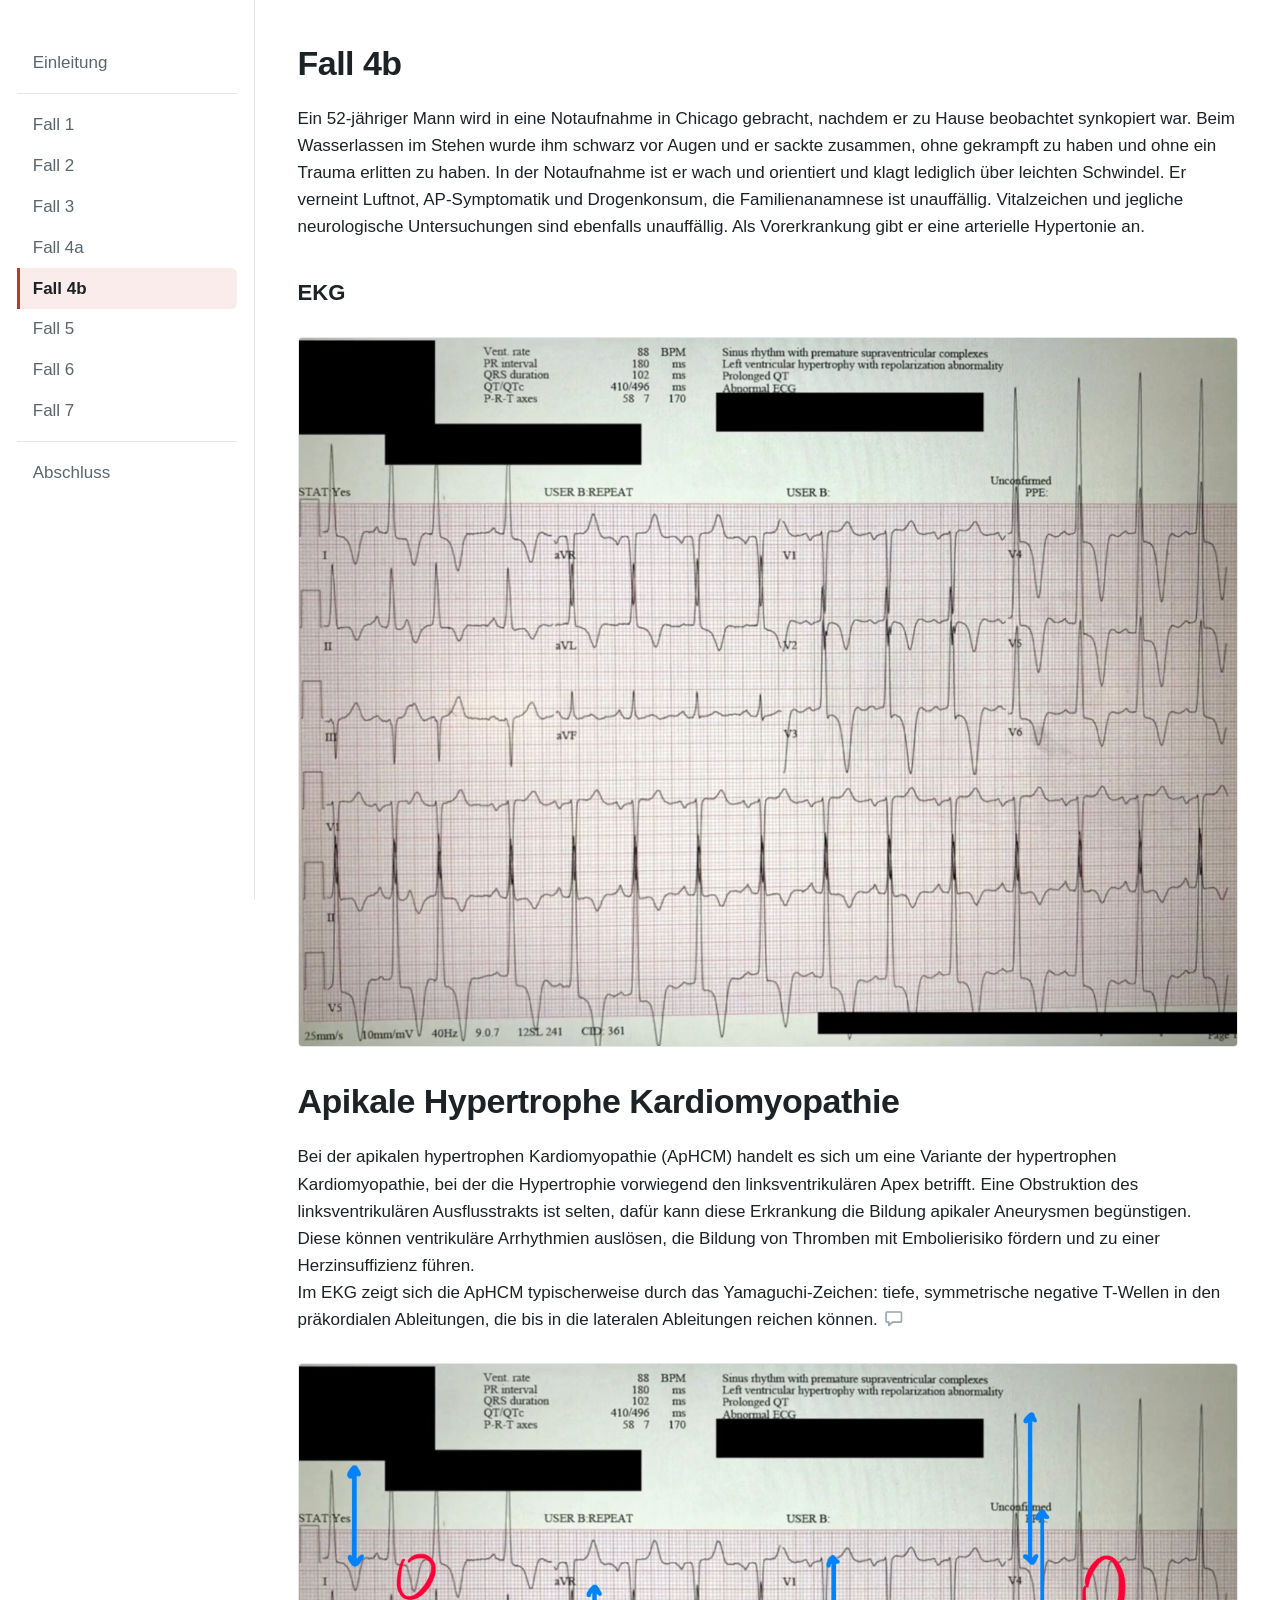
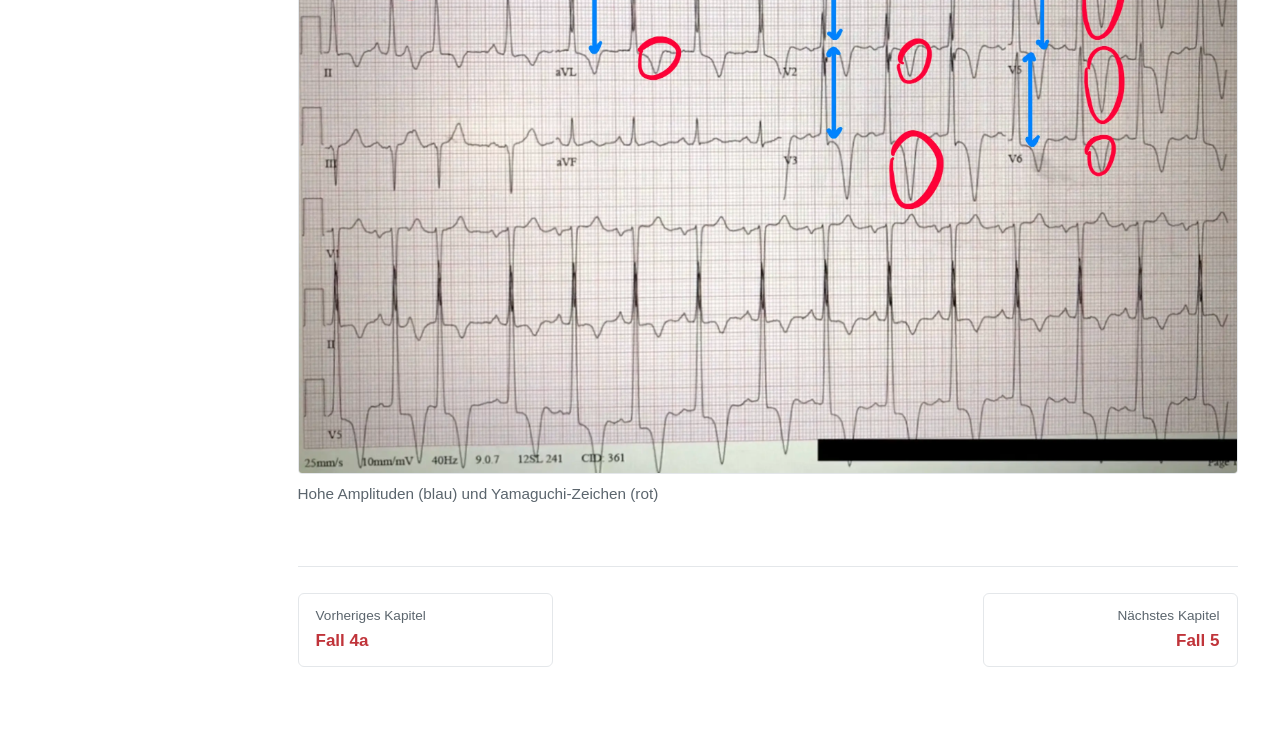
<file: fall-4b.html>
<!DOCTYPE html>
<html lang="de">
<head>
  <meta charset="utf-8">
  <meta name="viewport" content="width=device-width, initial-scale=1">
  <title>Fall 4b – EKG-Vortrag</title>
  <link rel="stylesheet" href="css/style.css">
  <script src="js/navigation.js" defer></script>
  <script src="js/vollbild.js" defer></script>
  <script src="js/erklaerungen.js" defer></script>
</head>
<body>
  <header class="kopf">
    <button class="menu-knopf" id="menu-knopf" type="button" aria-label="Menü öffnen" aria-expanded="false" aria-controls="seitenleiste">
      <svg width="20" height="20" viewBox="0 0 20 20" aria-hidden="true"><path d="M3 5h14M3 10h14M3 15h14" stroke="currentColor" stroke-width="1.8" stroke-linecap="round"/></svg>
    </button>
    <a class="seitentitel" href="index.html">EKG-Vortrag</a>
  </header>

  <div class="rahmen">
    <nav class="seitenleiste" id="seitenleiste" aria-label="Themen"></nav>

    <main class="inhalt">
      <!-- ===== Anfang Inhalt ===== -->

      <h1>Fall 4b</h1>

      <p>Ein 52-jähriger Mann wird in eine Notaufnahme in Chicago gebracht, nachdem er zu Hause beobachtet synkopiert war. Beim Wasserlassen im Stehen wurde ihm schwarz vor Augen und er sackte
         zusammen, ohne gekrampft zu haben und ohne ein Trauma erlitten zu haben. In der Notaufnahme ist er wach und orientiert und klagt lediglich über leichten Schwindel. Er verneint Luftnot,
         AP-Symptomatik und Drogenkonsum, die Familienanamnese ist unauffällig. Vitalzeichen und jegliche neurologische Untersuchungen sind ebenfalls unauffällig. Als Vorerkrankung gibt er eine
         arterielle Hypertonie an.</p>

      <h2>EKG</h2>

      <figure>
        <img class="ekg" src="bilder/fall4b.webp" loading="lazy">
      </figure>

      <h1>Apikale Hypertrophe Kardiomyopathie</h1>

      <p>Bei der apikalen hypertrophen Kardiomyopathie (ApHCM) handelt es sich um eine Variante der hypertrophen Kardiomyopathie, bei der die Hypertrophie vorwiegend den linksventrikulären
         Apex betrifft. Eine Obstruktion des linksventrikulären Ausflusstrakts ist selten, dafür kann diese Erkrankung die Bildung apikaler Aneurysmen begünstigen. Diese können ventrikuläre
         Arrhythmien auslösen, die Bildung von Thromben mit Embolierisiko fördern und zu einer Herzinsuffizienz führen.<br>
         Im EKG zeigt sich die ApHCM typischerweise durch das Yamaguchi-Zeichen: tiefe, symmetrische negative T-Wellen in den präkordialen Ableitungen, die bis in die lateralen Ableitungen reichen können.
         <span class="notiz"><span class="info">Da es sich um eine hypertrophe Erkrankung handelt, sind auch hier die QRS-Amplituden sehr hoch.</span></span></p>

      <figure>
        <img class="ekg" src="bilder/fall4b1.webp" loading="lazy">
        <figcaption>Hohe Amplituden (blau) und Yamaguchi-Zeichen (rot)</figcaption>
      </figure>

      <!-- ===== Ende Inhalt ===== -->

      <nav class="blaettern" id="blaettern" aria-label="Vor und zurück"></nav>
    </main>
  </div>
</body>
</html>
</file>
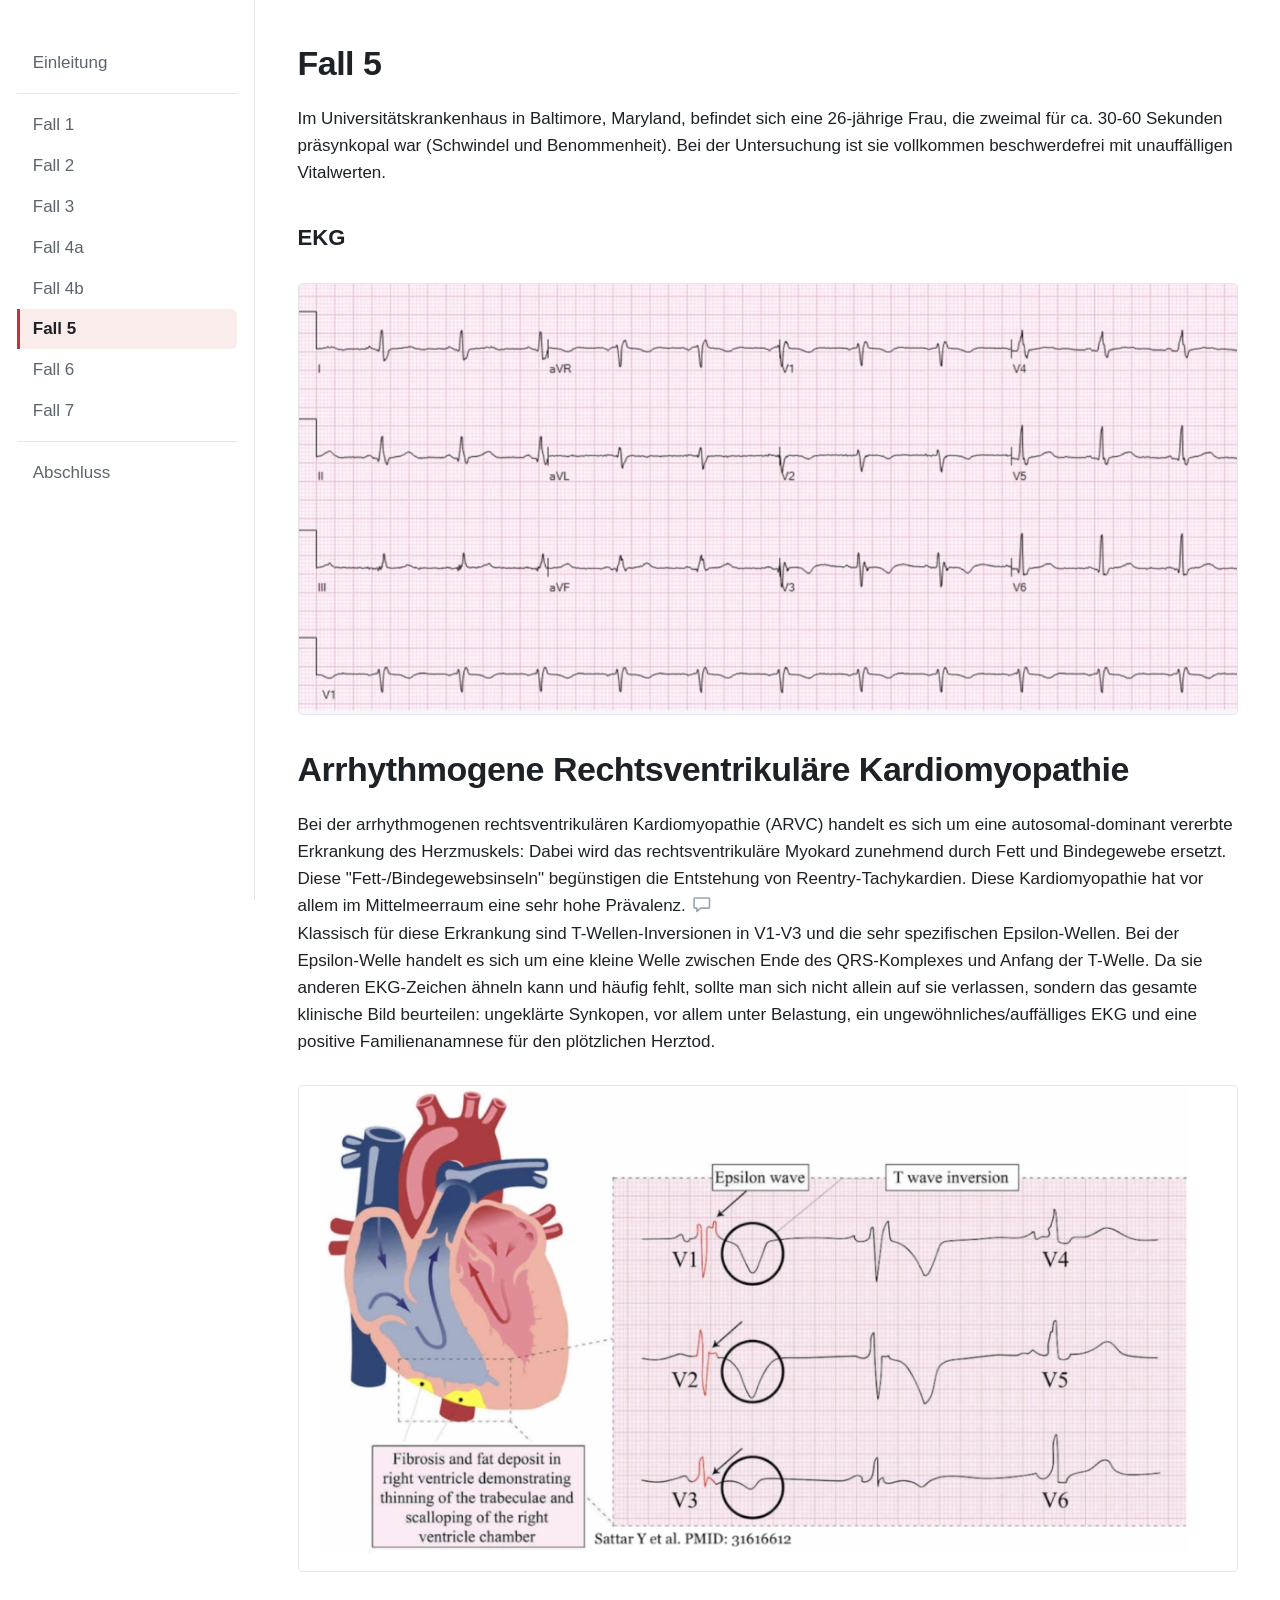
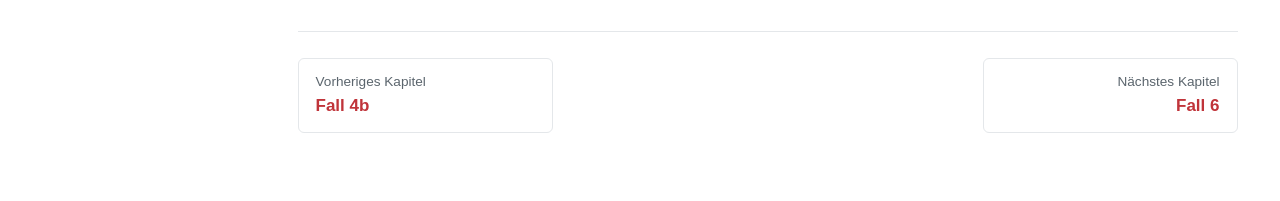
<file: fall-5.html>
<!DOCTYPE html>
<html lang="de">
<head>
  <meta charset="utf-8">
  <meta name="viewport" content="width=device-width, initial-scale=1">
  <title>Fall 5 – EKG-Vortrag</title>
  <link rel="stylesheet" href="css/style.css">
  <script src="js/navigation.js" defer></script>
  <script src="js/vollbild.js" defer></script>
  <script src="js/erklaerungen.js" defer></script>
</head>
<body>
  <header class="kopf">
    <button class="menu-knopf" id="menu-knopf" type="button" aria-label="Menü öffnen" aria-expanded="false" aria-controls="seitenleiste">
      <svg width="20" height="20" viewBox="0 0 20 20" aria-hidden="true"><path d="M3 5h14M3 10h14M3 15h14" stroke="currentColor" stroke-width="1.8" stroke-linecap="round"/></svg>
    </button>
    <a class="seitentitel" href="index.html">EKG-Vortrag</a>
  </header>

  <div class="rahmen">
    <nav class="seitenleiste" id="seitenleiste" aria-label="Themen"></nav>

    <main class="inhalt">
      <!-- ===== Anfang Inhalt ===== -->

      <h1>Fall 5</h1>

      <p>Im Universitätskrankenhaus in Baltimore, Maryland, befindet sich eine 26-jährige Frau, die zweimal für ca. 30-60 Sekunden präsynkopal war (Schwindel und Benommenheit). Bei der Untersuchung ist 
         sie vollkommen beschwerdefrei mit unauffälligen Vitalwerten.</p>

      <h2>EKG</h2>

      <figure>
        <img class="ekg" src="bilder/fall5.webp" loading="lazy">
      </figure>

      <h1>Arrhythmogene Rechtsventrikuläre Kardiomyopathie</h1>

      <p>Bei der arrhythmogenen rechtsventrikulären Kardiomyopathie (ARVC) handelt es sich um eine autosomal-dominant vererbte Erkrankung des Herzmuskels: Dabei wird das rechtsventrikuläre Myokard 
         zunehmend durch Fett und Bindegewebe ersetzt. Diese "Fett-/Bindegewebsinseln" begünstigen die Entstehung von Reentry-Tachykardien. Diese Kardiomyopathie hat vor allem im Mittelmeerraum eine
         sehr hohe Prävalenz. <span class="notiz"><span class="info">In Norditalien z.B. sind 40 von 10.000 Menschen betroffen. Damit
         ist sie dort die häufigste Ursache eines plötzlichen Herztodes bei jungen Sportlern!</span></span><br>
         Klassisch für diese Erkrankung sind T-Wellen-Inversionen in V1-V3 und die sehr spezifischen Epsilon-Wellen. Bei der Epsilon-Welle handelt es sich um eine kleine Welle zwischen Ende des 
         QRS-Komplexes und Anfang der T-Welle. Da sie anderen EKG-Zeichen ähneln kann und häufig fehlt, sollte man sich nicht allein auf sie verlassen, sondern das gesamte klinische Bild beurteilen:
         ungeklärte Synkopen, vor allem unter Belastung, ein ungewöhnliches/auffälliges EKG und eine positive Familienanamnese für den plötzlichen Herztod.</p>

      <figure>
        <img class="ekg" src="bilder/fall51.webp" loading="lazy">
        </figure>

      <!-- ===== Ende Inhalt ===== -->

      <nav class="blaettern" id="blaettern" aria-label="Vor und zurück"></nav>
    </main>
  </div>
</body>
</html>
</file>
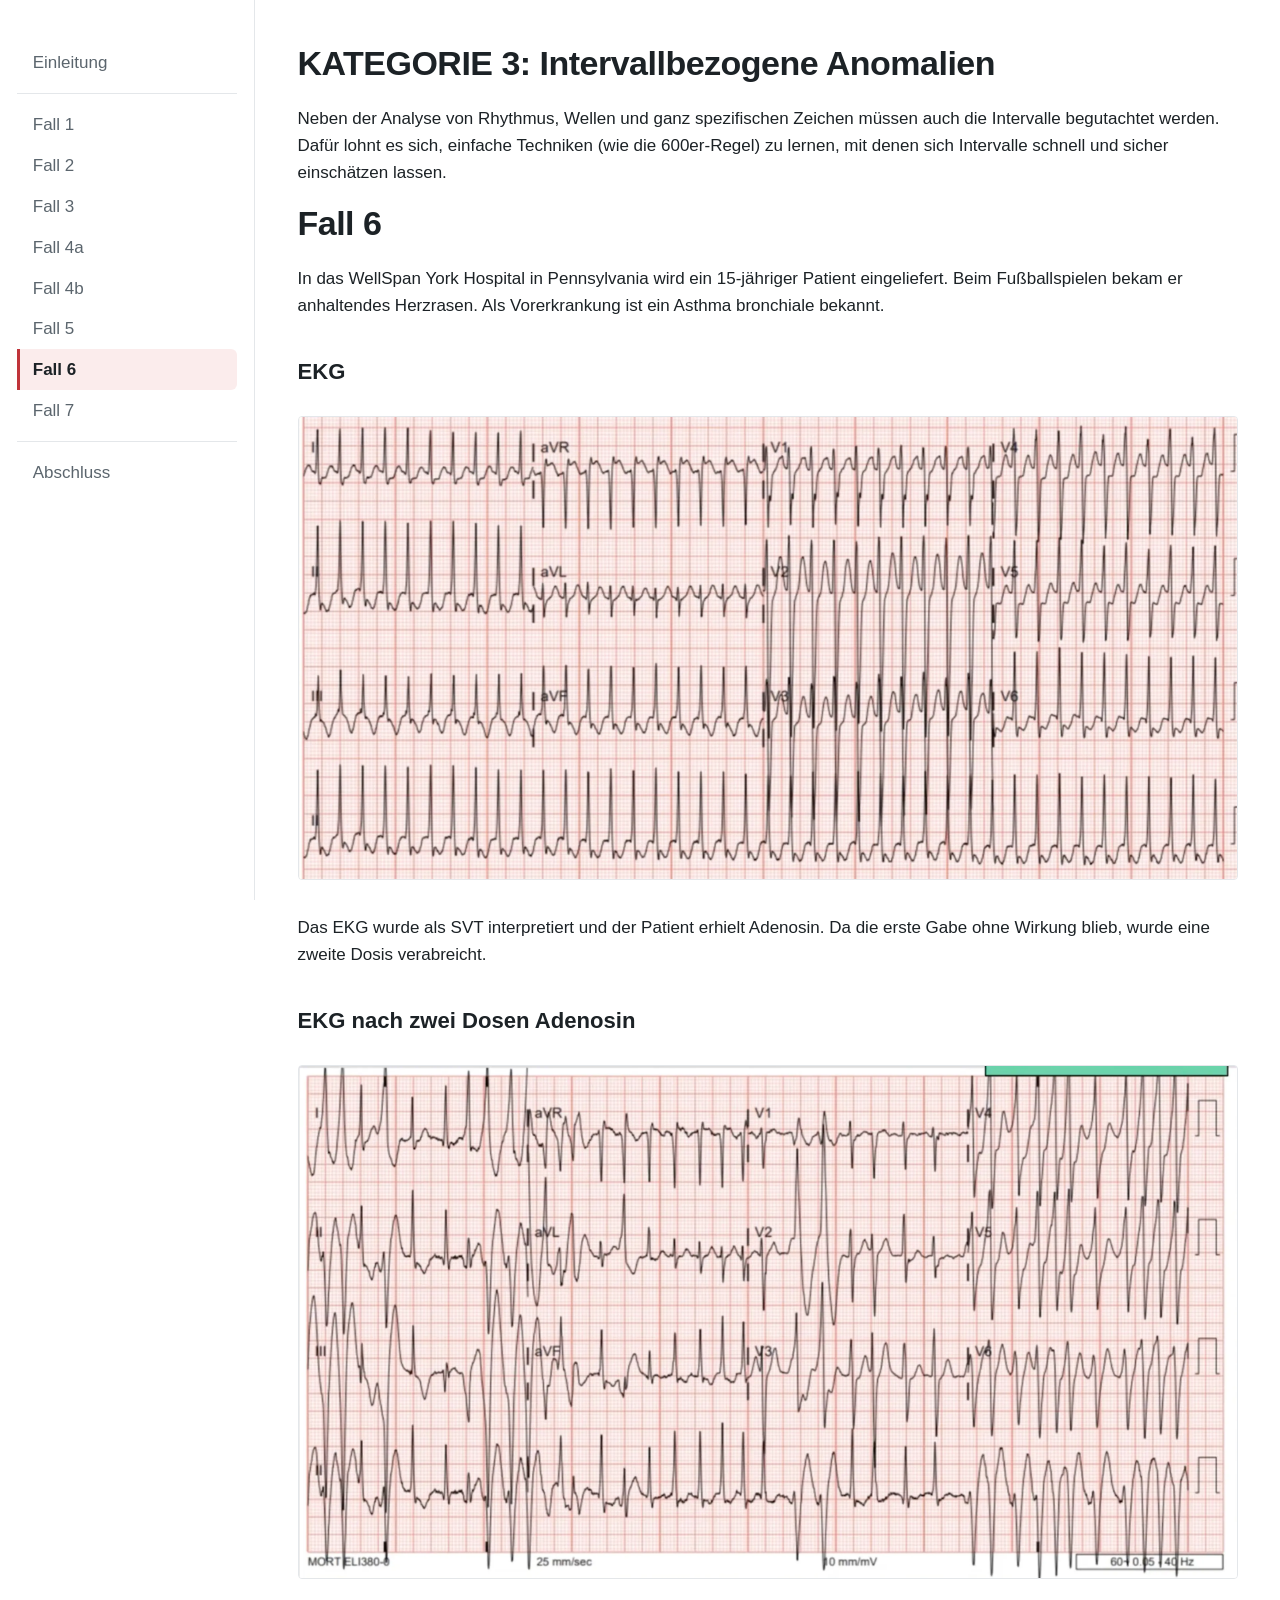
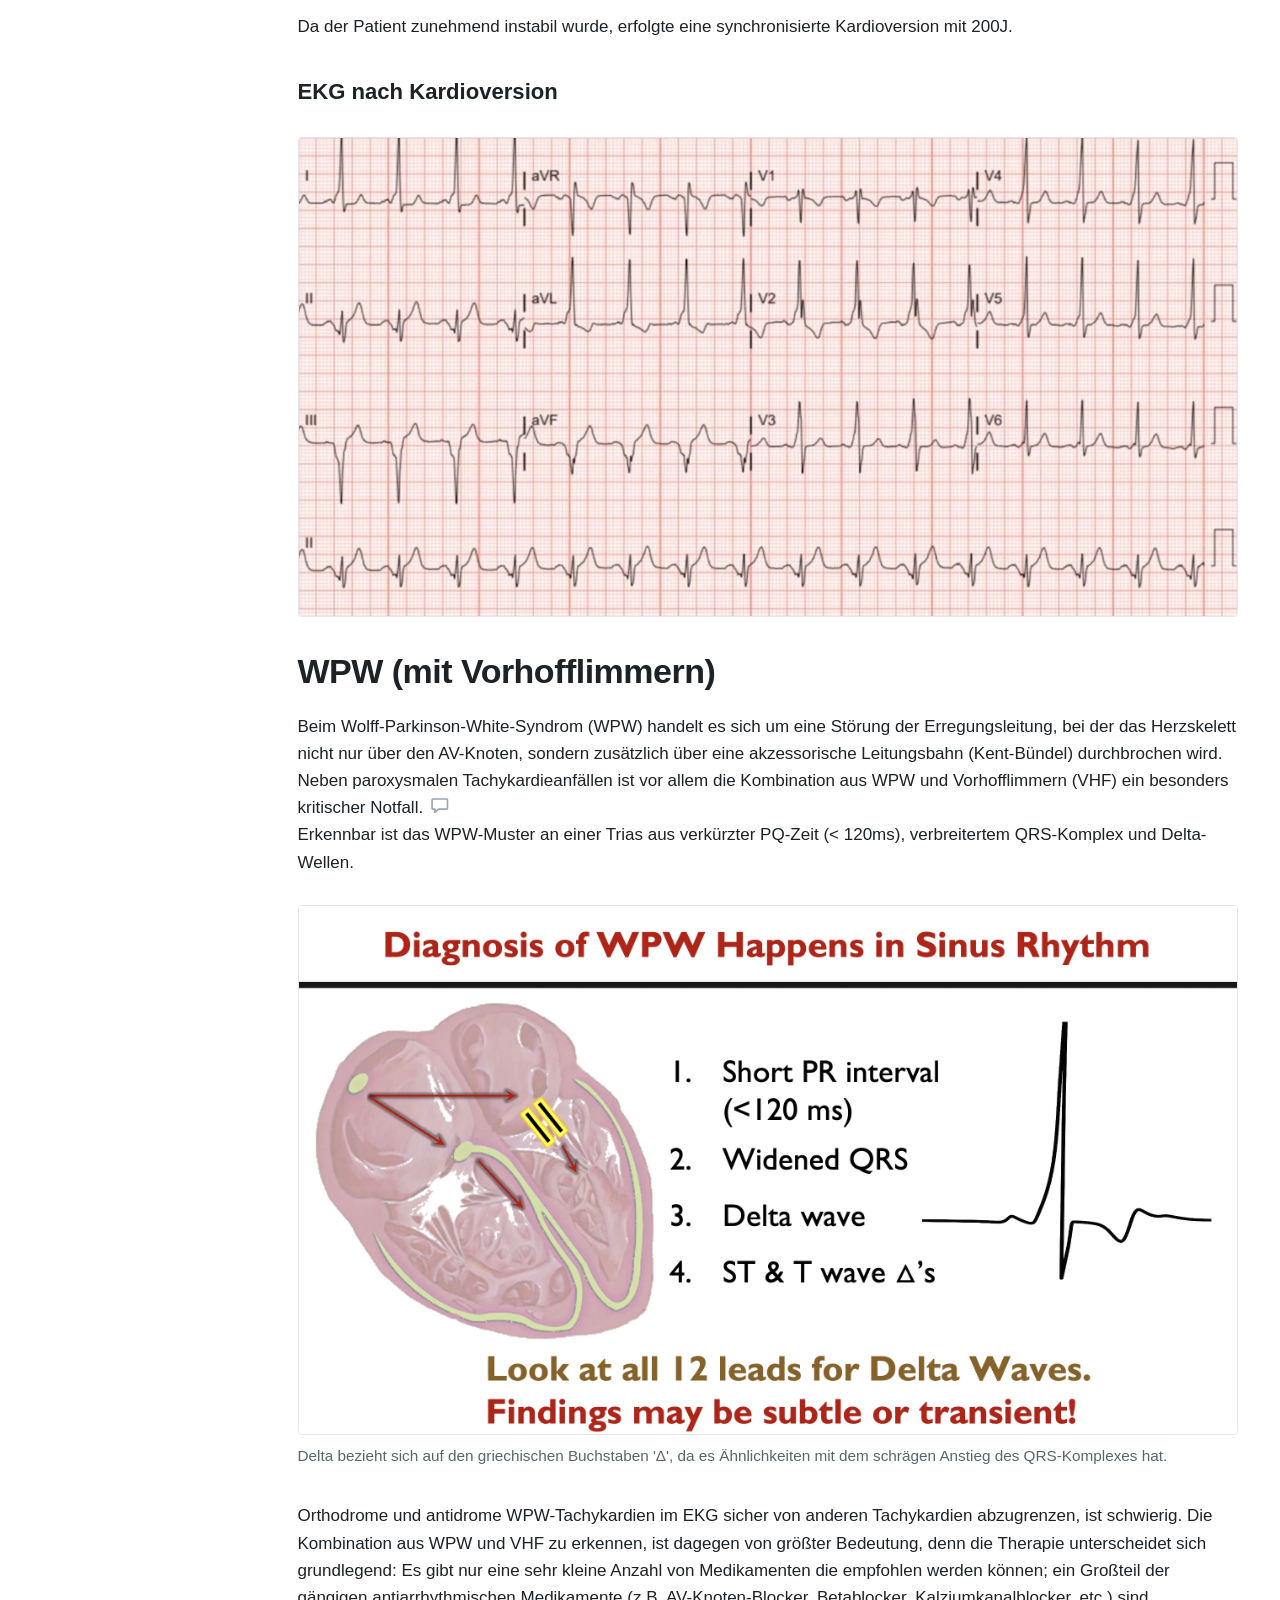
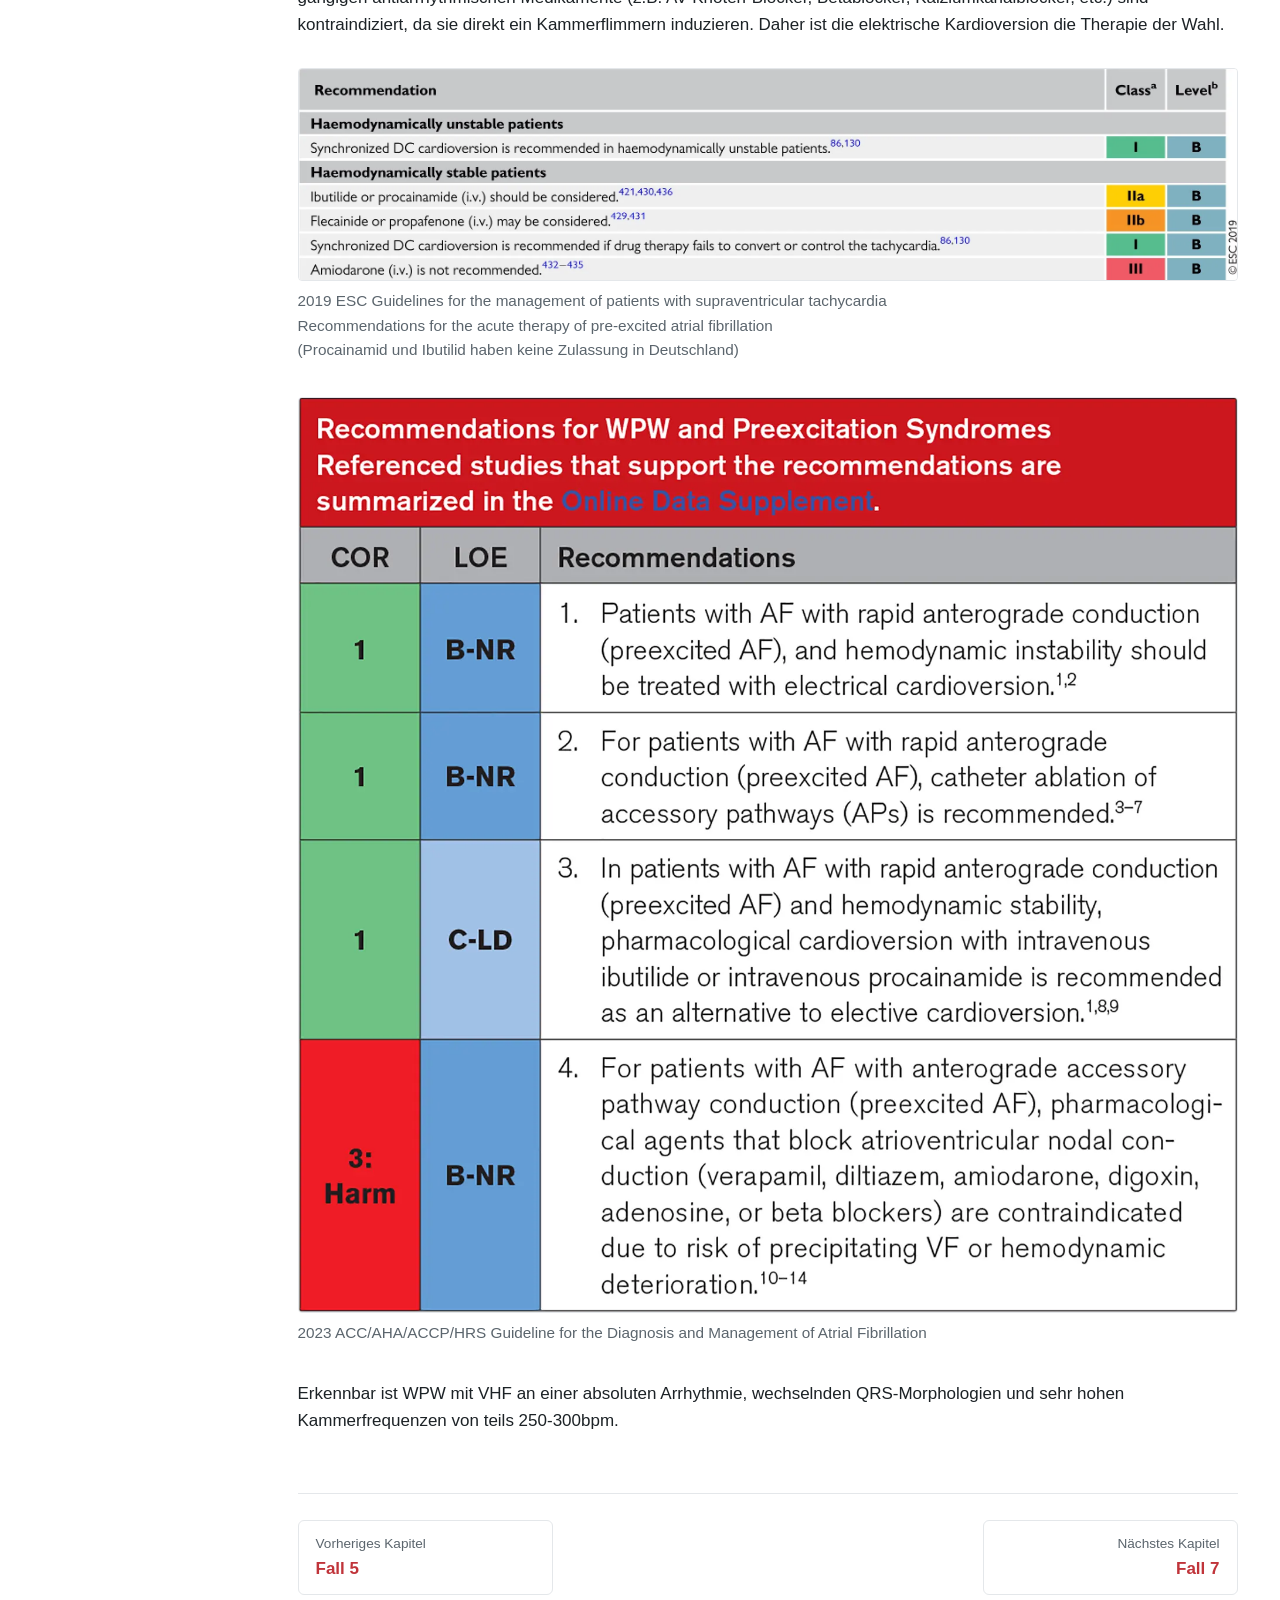
<file: fall-6.html>
<!DOCTYPE html>
<html lang="de">
<head>
  <meta charset="utf-8">
  <meta name="viewport" content="width=device-width, initial-scale=1">
  <title>Fall 6 – EKG-Vortrag</title>
  <link rel="stylesheet" href="css/style.css">
  <script src="js/navigation.js" defer></script>
  <script src="js/vollbild.js" defer></script>
  <script src="js/erklaerungen.js" defer></script>
</head>
<body>
  <header class="kopf">
    <button class="menu-knopf" id="menu-knopf" type="button" aria-label="Menü öffnen" aria-expanded="false" aria-controls="seitenleiste">
      <svg width="20" height="20" viewBox="0 0 20 20" aria-hidden="true"><path d="M3 5h14M3 10h14M3 15h14" stroke="currentColor" stroke-width="1.8" stroke-linecap="round"/></svg>
    </button>
    <a class="seitentitel" href="index.html">EKG-Vortrag</a>
  </header>

  <div class="rahmen">
    <nav class="seitenleiste" id="seitenleiste" aria-label="Themen"></nav>

    <main class="inhalt">
      <!-- ===== Anfang Inhalt ===== -->
      
      <h1>KATEGORIE 3: Intervallbezogene Anomalien</h1>

      <p>Neben der Analyse von Rhythmus, Wellen und ganz spezifischen Zeichen müssen auch die Intervalle begutachtet werden. Dafür lohnt es sich, einfache Techniken (wie die 600er-Regel) zu lernen, mit
         denen sich Intervalle schnell und sicher einschätzen lassen.</p>

      <h1>Fall 6</h1>

      <p>In das WellSpan York Hospital in Pennsylvania wird ein 15-jähriger Patient eingeliefert. Beim Fußballspielen bekam er anhaltendes Herzrasen. Als Vorerkrankung ist ein Asthma bronchiale
         bekannt.</p>

      <h2>EKG</h2>

      <figure>
        <img class="ekg" src="bilder/fall6.webp" loading="lazy">
      </figure>

      <p>Das EKG wurde als SVT interpretiert und der Patient erhielt Adenosin. Da die erste Gabe ohne Wirkung blieb, wurde eine zweite Dosis verabreicht.</p>

      <h2>EKG nach zwei Dosen Adenosin</h2>

      <figure>
        <img class="ekg" src="bilder/fall61.webp" loading="lazy">
      </figure>

      <p>Da der Patient zunehmend instabil wurde, erfolgte eine synchronisierte Kardioversion mit 200J.</p>

      <h2>EKG nach Kardioversion</h2>

      <figure>
        <img class="ekg" src="bilder/fall62.webp" loading="lazy">
      </figure>

      <h1>WPW (mit Vorhofflimmern)</h1>

      <p>Beim Wolff-Parkinson-White-Syndrom (WPW) handelt es sich um eine Störung der Erregungsleitung, bei der das Herzskelett nicht nur über den AV-Knoten, sondern zusätzlich über eine akzessorische
         Leitungsbahn (Kent-Bündel) durchbrochen wird. Neben paroxysmalen Tachykardieanfällen ist vor allem die Kombination aus WPW und Vorhofflimmern (VHF) ein besonders kritischer Notfall.
         <span class="notiz"><span class="info">WPW-Patienten haben auch im jungen Alter ein erhöhtes Risiko für paroxysmales VHF. Zudem gibt es Medikamente, die in seltenen Fällen ein VHF induzieren
         können (z.B. Adenosin!)</span></span><br>
         Erkennbar ist das WPW-Muster an einer Trias aus verkürzter PQ-Zeit (&lt; 120ms), verbreitertem QRS-Komplex und Delta-Wellen.</p>

      <figure>
        <img class="ekg" src="bilder/fall63.webp" loading="lazy">
        <figcaption>Delta bezieht sich auf den griechischen Buchstaben 'Δ', da es Ähnlichkeiten mit dem schrägen Anstieg des QRS-Komplexes hat.</figcaption>
      </figure>

      <p>Orthodrome und antidrome WPW-Tachykardien im EKG sicher von anderen Tachykardien abzugrenzen, ist schwierig. Die Kombination aus WPW und VHF zu erkennen, ist dagegen von größter Bedeutung, denn
         die Therapie unterscheidet sich grundlegend: Es gibt nur eine sehr kleine Anzahl von Medikamenten die empfohlen werden können; ein Großteil der gängigen antiarrhythmischen Medikamente (z.B.
         AV-Knoten-Blocker, Betablocker, Kalziumkanalblocker, etc.) sind kontraindiziert, da sie direkt ein Kammerflimmern induzieren. Daher ist die elektrische Kardioversion die Therapie der Wahl.</p>

      <figure>
        <img class="ekg" src="bilder/fall64.webp" loading="lazy">
        <figcaption>2019 ESC Guidelines for the management of patients with supraventricular tachycardia<br>
        Recommendations for the acute therapy of pre-excited atrial fibrillation<br>
        (Procainamid und Ibutilid haben keine Zulassung in Deutschland)</figcaption>
      </figure>

      <figure>
        <img class="ekg" src="bilder/fall65.webp" loading="lazy">
        <figcaption>2023 ACC/AHA/ACCP/HRS Guideline for the Diagnosis and Management of Atrial Fibrillation</figcaption>
      </figure>

      <p>Erkennbar ist WPW mit VHF an einer absoluten Arrhythmie, wechselnden QRS-Morphologien und sehr hohen Kammerfrequenzen von teils 250-300bpm.</p>

      <!-- ===== Ende Inhalt ===== -->

      <nav class="blaettern" id="blaettern" aria-label="Vor und zurück"></nav>
    </main>
  </div>
</body>
</html>
</file>
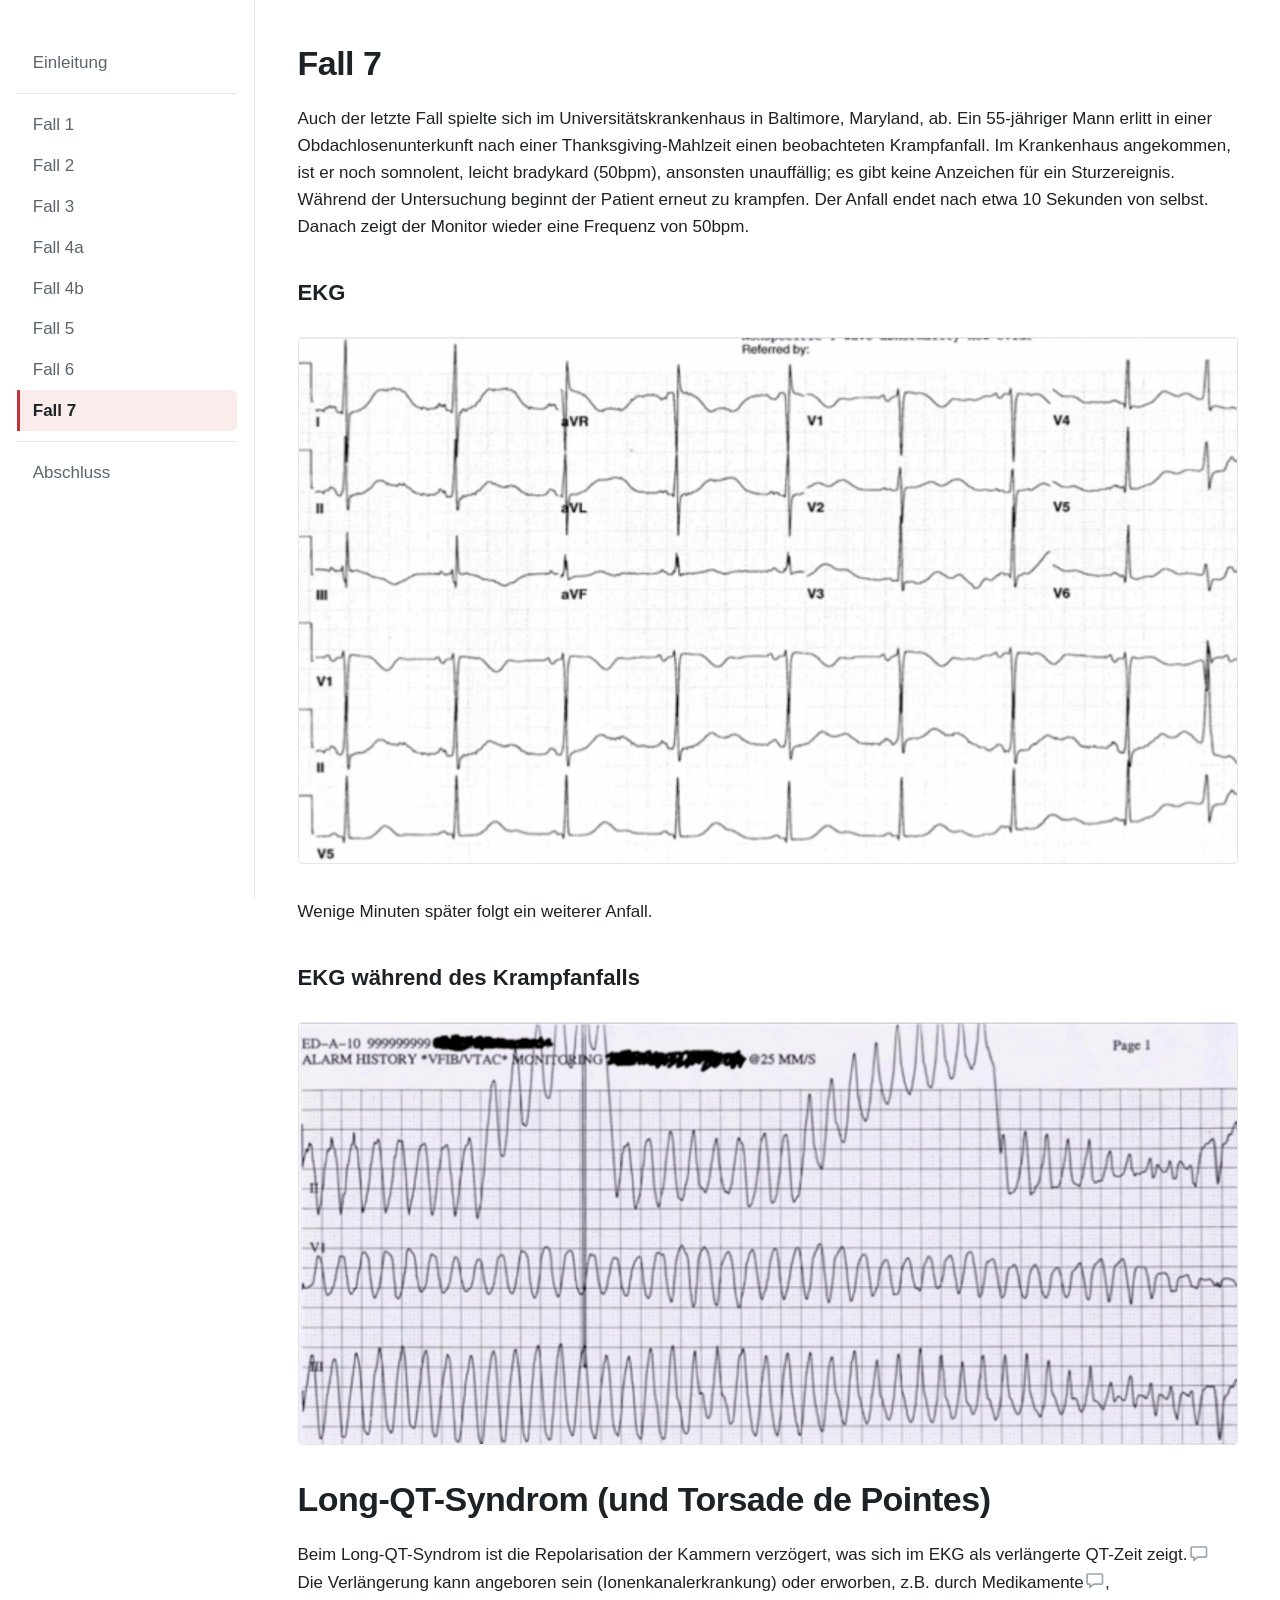
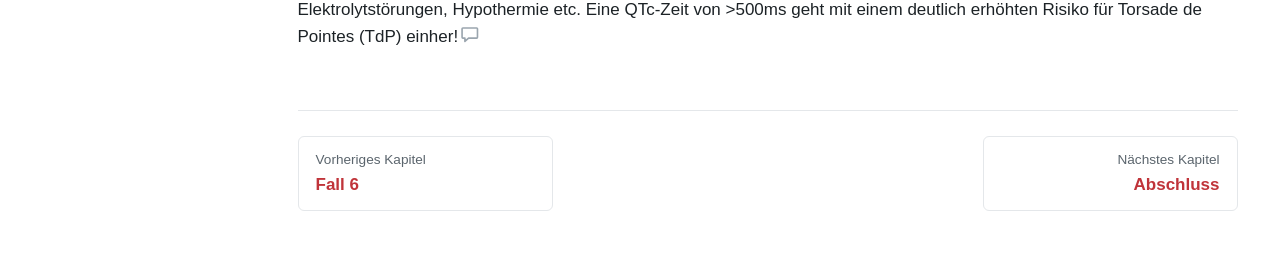
<file: fall-7.html>
<!DOCTYPE html>
<html lang="de">
<head>
  <meta charset="utf-8">
  <meta name="viewport" content="width=device-width, initial-scale=1">
  <title>Fall 7 – EKG-Vortrag</title>
  <link rel="stylesheet" href="css/style.css">
  <script src="js/navigation.js" defer></script>
  <script src="js/vollbild.js" defer></script>
  <script src="js/erklaerungen.js" defer></script>
</head>
<body>
  <header class="kopf">
    <button class="menu-knopf" id="menu-knopf" type="button" aria-label="Menü öffnen" aria-expanded="false" aria-controls="seitenleiste">
      <svg width="20" height="20" viewBox="0 0 20 20" aria-hidden="true"><path d="M3 5h14M3 10h14M3 15h14" stroke="currentColor" stroke-width="1.8" stroke-linecap="round"/></svg>
    </button>
    <a class="seitentitel" href="index.html">EKG-Vortrag</a>
  </header>

  <div class="rahmen">
    <nav class="seitenleiste" id="seitenleiste" aria-label="Themen"></nav>

    <main class="inhalt">
      <!-- ===== Anfang Inhalt ===== -->

      <h1>Fall 7</h1>

      <p>Auch der letzte Fall spielte sich im Universitätskrankenhaus in Baltimore, Maryland, ab. Ein 55-jähriger Mann erlitt in einer Obdachlosenunterkunft nach einer Thanksgiving-Mahlzeit einen
         beobachteten Krampfanfall. Im Krankenhaus angekommen, ist er noch somnolent, leicht bradykard (50bpm), ansonsten unauffällig; es gibt keine Anzeichen für ein Sturzereignis. Während der 
         Untersuchung beginnt der Patient erneut zu krampfen. Der Anfall endet nach etwa 10 Sekunden von selbst. Danach zeigt der Monitor wieder eine Frequenz von 50bpm.</p>

      <h2>EKG</h2>

      <figure>
        <img class="ekg" src="bilder/fall7.webp" loading="lazy">
      </figure>

      <p>Wenige Minuten später folgt ein weiterer Anfall.</p>

      <h2>EKG während des Krampfanfalls</h2>

      <figure>
        <img class="ekg" src="bilder/fall71.webp" loading="lazy">
      </figure>

      <h1>Long-QT-Syndrom (und Torsade de Pointes)</h1>

      <p>Beim Long-QT-Syndrom ist die Repolarisation der Kammern verzögert, was sich im EKG als verlängerte QT-Zeit zeigt.<span class="notiz"><span class="info">Das 'c' in QTc steht für "corrected": 
         Die QT-Zeit verändert sich in Abhängigkeit von der Herzfrequenz. Um das Intervall unabhängig von der Frequenz beurteilen zu können, wurden verschiedene mathematische Korrekturformeln
         entwickelt.</span></span> Die Verlängerung kann angeboren sein (Ionenkanalerkrankung) oder erworben, z.B. durch Medikamente<span class="notiz"><span class="info">Der Patient aus dem Fall
         nahm an einem Methadonprogramm teil: Methadon führt dosisabhängig zu einer Verlängerung der QT-Zeit!</span></span>, Elektrolytstörungen, Hypothermie etc. Eine QTc-Zeit von &gt;500ms
         geht mit einem deutlich erhöhten Risiko für Torsade de Pointes (TdP) einher!<span class="notiz"><span class="info">Entscheidend für die Bezeichnung "Torsade de Pointes" ist nicht das spindelförmige
         Aussehen, denn das kann auch bei anderen polymorphen VTs auftreten, sondern die verlängerte QT-Zeit. Ausgelöst wird die TdP typischerweise durch ein R-auf-T-Phänomen.</span></span></p>

      <!-- ===== Ende Inhalt ===== -->

      <nav class="blaettern" id="blaettern" aria-label="Vor und zurück"></nav>
    </main>
  </div>
</body>
</html>
</file>
<file: css/style.css>
/* ==========================================================
   Farben und Maße – hier zentral anpassen
   ========================================================== */
:root {
  --papier: #ffffff;
  --tinte: #1c2226;
  --grau: #5b656d;
  --linie: #e4e7ea;
  --rot: #c0343a;        /* das Rot vom EKG-Papier */
  --rosa: #fbecec;
  --leiste-breite: 15rem;
  --kopf-hoehe: 5rem;
  font-size: 106.25%;    /* 17 px Grundschrift */
}

*, *::before, *::after { box-sizing: border-box; }

html { -webkit-text-size-adjust: 100%; }

body {
  margin: 0;
  background: var(--papier);
  color: var(--tinte);
  font-family: -apple-system, BlinkMacSystemFont, "Segoe UI", Roboto, "Helvetica Neue", Arial, sans-serif;
  line-height: 1.6;
}

a { color: var(--rot); }

:focus-visible {
  outline: 2px solid var(--rot);
  outline-offset: 2px;
}

/* ==========================================================
   Kopfzeile mit EKG-Linie
   ========================================================== */
.kopf {
  position: sticky;
  top: 0;
  z-index: 20;
  height: var(--kopf-hoehe);
  display: flex;
  align-items: center;
  gap: 0.75rem;
  padding: 0 1.25rem 40px;
  background: var(--papier);
}

.kopf::after {
  content: "";
  position: absolute;
  left: 0;
  right: 0;
  bottom: 0;
  height: 40px;
  /* Vorhofflimmern bei WPW, Ableitung I, nachgezeichnet in Originalproportionen */
  background: url("../bilder/kopf-ekg.svg") repeat-x left center / 430px 40px;
}

.seitentitel {
  font-size: 1.1rem;
  font-weight: 650;
  letter-spacing: -0.01em;
  color: var(--tinte);
  text-decoration: none;
}

.menu-knopf {
  display: none;
  width: 2.5rem;
  height: 2.5rem;
  align-items: center;
  justify-content: center;
  padding: 0;
  border: 1px solid var(--linie);
  border-radius: 6px;
  background: var(--papier);
  color: var(--tinte);
  cursor: pointer;
}

/* ==========================================================
   Grundaufbau: Seitenleiste links, Inhalt rechts
   ========================================================== */
.rahmen {
  display: grid;
  grid-template-columns: var(--leiste-breite) minmax(0, 1fr);
  max-width: 88rem;
  margin: 0 auto;
}

.seitenleiste {
  position: sticky;
  top: var(--kopf-hoehe);
  align-self: start;
  height: calc(100vh - var(--kopf-hoehe));
  overflow-y: auto;
  padding: 1.5rem 1rem;
  border-right: 1px solid var(--linie);
  background: var(--papier);
}

.seitenleiste ul {
  list-style: none;
  margin: 0;
  padding: 0;
}

/* Einleitung und Abschluss rahmen die Fälle ein */
.seitenleiste li:first-child {
  padding-bottom: 0.6rem;
  margin-bottom: 0.6rem;
  border-bottom: 1px solid var(--linie);
}

.seitenleiste li:last-child {
  padding-top: 0.6rem;
  margin-top: 0.6rem;
  border-top: 1px solid var(--linie);
}

.seitenleiste a {
  display: block;
  padding: 0.4rem 0.75rem;
  border-left: 3px solid transparent;
  border-radius: 0 6px 6px 0;
  color: var(--grau);
  text-decoration: none;
}

.seitenleiste a:hover {
  color: var(--tinte);
  background: #f4f5f6;
}

.seitenleiste a[aria-current="page"] {
  color: var(--tinte);
  font-weight: 600;
  background: var(--rosa);
  border-left-color: var(--rot);
}

/* ==========================================================
   Inhalt
   ========================================================== */
.inhalt {
  width: 100%;
  max-width: 62rem;          /* Breite der Textfläche – größer = mehr Wörter pro Zeile */
  justify-self: center;      /* mittig in der rechten Spalte */
  padding: 2.5rem 2.5rem 4rem;
}

.inhalt h1 {
  font-size: 2rem;
  line-height: 1.2;
  letter-spacing: -0.015em;
  margin: 0 0 1.25rem;
}

.inhalt h2 {
  font-size: 1.3rem;
  line-height: 1.3;
  margin: 2.25rem 0 0.75rem;
}

.inhalt p,
.inhalt ul,
.inhalt ol {
  margin: 0 0 1rem;
}

.inhalt li + li { margin-top: 0.25rem; }

/* EKG-Bilder */
.inhalt figure {
  margin: 1.75rem 0 2rem;
}

.inhalt img {
  display: block;
  max-width: 100%;
  height: auto;
}

img.ekg {
  width: 100%;
  border: 1px solid var(--linie);
  border-radius: 4px;
  cursor: zoom-in;
}

.inhalt figcaption {
  margin-top: 0.5rem;
  font-size: 0.9rem;
  color: var(--grau);
}

/* Vor- und Zurückblättern */
.blaettern {
  display: flex;
  gap: 1rem;
  margin-top: 3.5rem;
  padding-top: 1.5rem;
  border-top: 1px solid var(--linie);
}

.blaettern a {
  flex: 0 1 15rem;
  min-width: 0;
  padding: 0.7rem 1rem;
  border: 1px solid var(--linie);
  border-radius: 6px;
  color: var(--tinte);
  text-decoration: none;
}

.blaettern a:hover { border-color: var(--rot); }

.blaettern .weiter {
  margin-left: auto;
  text-align: right;
}

.blaettern .hinweis {
  display: block;
  font-size: 0.8rem;
  color: var(--grau);
}

.blaettern .titel {
  font-weight: 600;
  color: var(--rot);
}

/* ==========================================================
   Handy und schmale Tablets
   ========================================================== */
.schleier { display: none; }

.leiste-titel { display: none; }

@media (max-width: 800px) {
  .menu-knopf { display: inline-flex; }

  .rahmen { display: block; }

  .seitenleiste {
    position: fixed;
    top: var(--kopf-hoehe);
    left: 0;
    bottom: 0;
    z-index: 15;
    width: min(80vw, 18rem);
    height: auto;
    align-self: stretch;   /* sonst endet die Leiste nach dem letzten Eintrag */
    transform: translateX(-100%);
    transition: transform 0.2s ease;
  }

  body.menue-offen .seitenleiste { transform: none; }

  .schleier {
    display: block;
    position: fixed;
    inset: var(--kopf-hoehe) 0 0 0;
    z-index: 14;
    background: rgba(28, 34, 38, 0.35);
    opacity: 0;
    pointer-events: none;
    transition: opacity 0.2s ease;
  }

  body.menue-offen .schleier {
    opacity: 1;
    pointer-events: auto;
  }

  .inhalt { padding: 1.75rem 1.25rem 3rem; }

  .inhalt h1 { font-size: 1.65rem; }
}

/* ==========================================================
   Vollbildansicht für EKG-Bilder
   ========================================================== */
html.lightbox-aktiv { overflow: hidden; }

.lightbox {
  position: fixed;
  inset: 0;
  z-index: 100;
  display: none;
  background: rgba(22, 25, 28, 0.94);
}

.lightbox.offen {
  display: block;
  animation: einblenden 0.15s ease-out;
}

@keyframes einblenden {
  from { opacity: 0; }
  to { opacity: 1; }
}

.lightbox-buehne {
  position: absolute;
  inset: 0;
  overflow: hidden;
  touch-action: none;
  cursor: zoom-in;
}

.lightbox-buehne.gezoomt { cursor: grab; }
.lightbox-buehne.gezoomt.zieht { cursor: grabbing; }

.lightbox-buehne img {
  position: absolute;
  left: 0;
  top: 0;
  max-width: none;
  background: #fff;
  user-select: none;
  -webkit-user-select: none;
  -webkit-user-drag: none;
}

.lightbox-leiste {
  position: absolute;
  top: 0.75rem;
  right: 0.75rem;
  z-index: 2;
  display: flex;
  gap: 0.5rem;
}

.lightbox-leiste button {
  width: 2.75rem;
  height: 2.75rem;
  padding: 0;
  border: 1px solid rgba(255, 255, 255, 0.3);
  border-radius: 6px;
  background: rgba(22, 25, 28, 0.8);
  color: #fff;
  font: inherit;
  font-size: 1.3rem;
  line-height: 1;
  cursor: pointer;
}

.lightbox-leiste button:hover { background: rgba(60, 66, 72, 0.9); }

.lightbox-hinweis {
  position: absolute;
  left: 1rem;
  right: 1rem;
  bottom: 0.75rem;
  margin: 0;
  text-align: center;
  font-size: 0.85rem;
  color: rgba(255, 255, 255, 0.7);
  pointer-events: none;
  transition: opacity 0.2s ease;
}

/* Hinweis ausblenden, sobald gezoomt wird */
.lightbox-buehne.gezoomt ~ .lightbox-hinweis { opacity: 0; }

@media (prefers-reduced-motion: reduce) {
  .seitenleiste,
  .schleier { transition: none; }
  .lightbox.offen { animation: none; }
  .lightbox-hinweis { transition: none; }
}

/* ==========================================================
   Sprechblasen für Begriffe (js/erklaerungen.js)
   ========================================================== */
.begriff {
  cursor: help;
  border-radius: 3px;
  text-decoration: underline dotted var(--rot);
  text-decoration-thickness: 1.5px;
  text-underline-offset: 3px;
}

.begriff:hover,
.begriff[aria-expanded="true"] { background: var(--rosa); }

.begriff .info,
.notiz .info { display: none; }

/* Sprechblasen-Symbol */
.notiz {
  display: inline-block;
  width: 1.15em;
  height: 1.05em;
  margin-left: 0.1em;
  vertical-align: -0.12em;
  color: #9aa5ae;
  cursor: pointer;
  border-radius: 3px;
}

.notiz-symbol {
  display: block;
  width: 100%;
  height: 100%;
  fill: none;
  stroke: currentColor;
  stroke-width: 2;
  stroke-linejoin: round;
}

.notiz:hover,
.notiz[aria-expanded="true"] { color: var(--rot); }

.sprechblase {
  position: absolute;
  z-index: 30;
  max-width: min(21rem, calc(100vw - 16px));
  padding: 0.7rem 0.9rem;
  background: #fff;
  border: 1px solid var(--linie);
  border-radius: 8px;
  box-shadow: 0 6px 24px rgba(28, 34, 38, 0.12), 0 1px 3px rgba(28, 34, 38, 0.08);
  font-size: 0.9rem;
  line-height: 1.5;
  color: var(--tinte);
}

.sprechblase[hidden] { display: none; }

.sprechblase-pfeil {
  position: absolute;
  top: -6px;
  width: 10px;
  height: 10px;
  margin-left: -5px;
  background: #fff;
  border-left: 1px solid var(--linie);
  border-top: 1px solid var(--linie);
  transform: rotate(45deg);
}

.sprechblase.oben .sprechblase-pfeil {
  top: auto;
  bottom: -6px;
  border: 0;
  border-right: 1px solid var(--linie);
  border-bottom: 1px solid var(--linie);
}

/* ==========================================================
   Variante OHNE Kopfzeile
   Um die Kopfzeile mit Titel und EKG-Streifen zurückzuholen,
   einfach diesen ganzen Block bis zum Dateiende löschen.
   ========================================================== */
:root { --kopf-hoehe: 0px; }

.kopf { display: none; }

.seitenleiste a.leiste-titel {
  display: none;
  margin: 0 0 1.25rem;
  padding: 0 0.75rem;
  border: 0;
  font-size: 1.1rem;
  font-weight: 650;
  letter-spacing: -0.01em;
  color: var(--tinte);
  background: none;
}

.seitenleiste { padding-top: 2.5rem; }

@media (max-width: 800px) {
  /* Auf dem Handy bleibt nur der Menüknopf, schwebend oben links */
  .kopf {
    display: block;
    position: fixed;
    top: 0.75rem;
    left: 0.75rem;
    height: auto;
    padding: 0;
    background: none;
    z-index: 20;
  }

  .kopf::after,
  .kopf .seitentitel { display: none; }

  .menu-knopf {
    background: rgba(255, 255, 255, 0.92);
    box-shadow: 0 2px 8px rgba(28, 34, 38, 0.12);
  }

  .seitenleiste { padding-top: 4.25rem; }

  .inhalt { padding-top: 4.5rem; }
}
</file>
